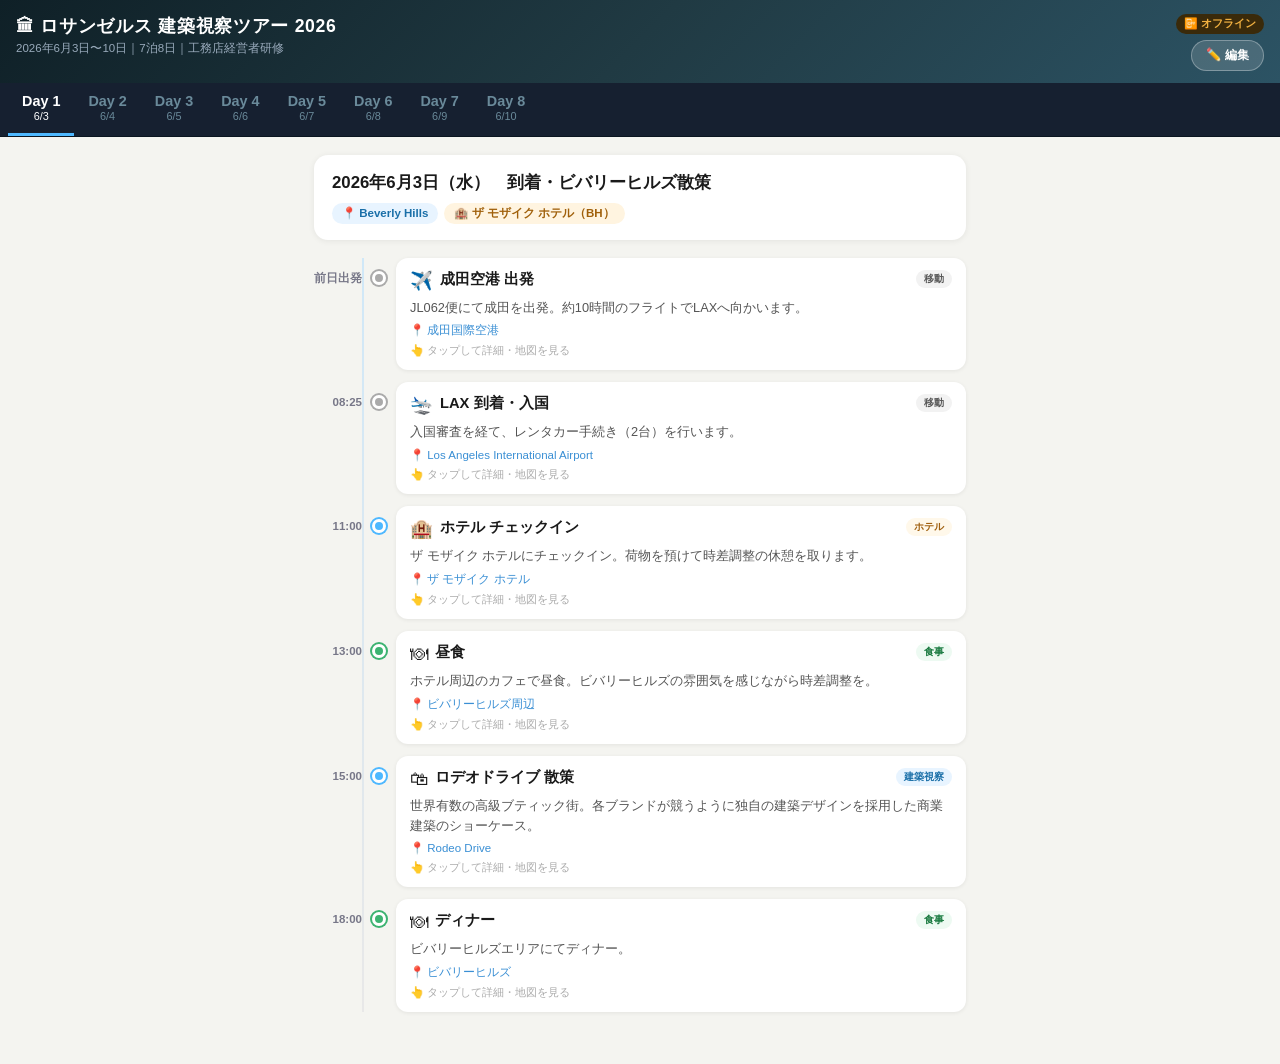
<file: index.html>
<!DOCTYPE html>
<html lang="ja">
<head>
    <meta charset="UTF-8">
    <meta name="viewport" content="width=device-width, initial-scale=1.0">
    <title>LA 建築視察ツアー 2026</title>
    <style>
        * { box-sizing: border-box; margin: 0; padding: 0; }
        body { font-family: -apple-system, BlinkMacSystemFont, 'Hiragino Sans', 'Noto Sans JP', sans-serif; background: #f4f4f0; color: #1a1a1a; min-height: 100vh; }

        /* ── Header ── */
        header { background: linear-gradient(135deg, #0f2027, #203a43, #2c5364); color: white; padding: 14px 16px 12px; }
        .header-inner { display: flex; align-items: flex-start; justify-content: space-between; gap: 10px; }
        header h1 { font-size: 1.1rem; font-weight: 800; letter-spacing: 0.04em; }
        header .subtitle { font-size: 0.72rem; color: #9ab; margin-top: 3px; }
        .header-right { display: flex; flex-direction: column; align-items: flex-end; gap: 6px; flex-shrink: 0; }
        .sync-badge { font-size: 0.68rem; font-weight: 700; padding: 3px 8px; border-radius: 20px; white-space: nowrap; }
        .sync-loading { background: #2a4a6a; color: #7acbff; }
        .sync-ok      { background: #1a3a2a; color: #6dca8a; }
        .sync-warn    { background: #3a2a0a; color: #f0b040; }
        .sync-error   { background: #3a1a1a; color: #f07070; }
        .edit-toggle { background: rgba(255,255,255,0.15); color: white; border: 1px solid rgba(255,255,255,0.3); padding: 6px 14px; border-radius: 20px; font-size: 0.78rem; font-weight: 700; cursor: pointer; white-space: nowrap; transition: background 0.2s; }
        .edit-toggle:hover { background: rgba(255,255,255,0.25); }
        .edit-toggle.active { background: #f59e0b; border-color: #f59e0b; color: #1a1a1a; }

        /* ── Banners ── */
        .edit-banner { background: #fef3c7; border-bottom: 2px solid #f59e0b; padding: 10px 16px; display: flex; align-items: center; justify-content: space-between; gap: 10px; }
        .edit-banner-text { font-size: 0.8rem; font-weight: 700; color: #92400e; }
        .banner-btns { display: flex; gap: 8px; }
        .btn-reset { font-size: 0.73rem; font-weight: 700; background: white; color: #92400e; border: 1px solid #f59e0b; border-radius: 16px; padding: 5px 11px; cursor: pointer; }
        .btn-reset:hover { background: #fef9ee; }
        .btn-cloud-save { font-size: 0.73rem; font-weight: 700; background: #1a7ad4; color: white; border: none; border-radius: 16px; padding: 5px 12px; cursor: pointer; }
        .btn-cloud-save:hover { background: #0d5fa0; }
        .btn-cloud-save:disabled { opacity: 0.5; cursor: default; }

        /* ── Day tabs ── */
        .day-tabs { display: flex; overflow-x: auto; background: #162030; padding: 0 8px; scrollbar-width: none; border-bottom: 1px solid #0a1520; }
        .day-tabs::-webkit-scrollbar { display: none; }
        .day-tab { flex-shrink: 0; padding: 10px 14px; color: #6a8a9a; cursor: pointer; font-size: 0.75rem; border-bottom: 3px solid transparent; text-align: center; transition: all 0.2s; }
        .day-tab .dn { font-size: 0.9rem; font-weight: 800; display: block; }
        .day-tab .dd { font-size: 0.68rem; margin-top: 1px; }
        .day-tab:hover { color: #acd; }
        .day-tab.active { color: #fff; border-bottom-color: #4eb8ff; }

        /* ── Main ── */
        .main { max-width: 680px; margin: 0 auto; padding: 18px 14px 40px; }
        .day-header { background: white; border-radius: 14px; padding: 16px 18px; margin-bottom: 18px; box-shadow: 0 1px 6px rgba(0,0,0,0.07); }
        .day-header h2 { font-size: 1.05rem; font-weight: 800; line-height: 1.4; }
        .day-header .badges { display: flex; flex-wrap: wrap; gap: 6px; margin-top: 8px; }
        .badge { display: inline-flex; align-items: center; gap: 4px; font-size: 0.72rem; font-weight: 600; padding: 3px 10px; border-radius: 20px; }
        .badge-area { background: #e8f4ff; color: #1a6fa8; }
        .badge-hotel { background: #fff4e0; color: #a0600a; }

        /* ── Timeline ── */
        .timeline { position: relative; }
        .timeline::before { content: ''; position: absolute; left: 48px; top: 0; bottom: 0; width: 2px; background: linear-gradient(to bottom, #d0e8f8, #e8e8e8); }
        .event-card { display: flex; gap: 10px; margin-bottom: 12px; position: relative; }
        .event-time { width: 48px; text-align: right; font-size: 0.72rem; font-weight: 700; color: #778; padding-top: 13px; flex-shrink: 0; line-height: 1.3; }
        .event-dot { width: 14px; height: 14px; border-radius: 50%; background: #4eb8ff; border: 3px solid #fff; box-shadow: 0 0 0 2px #4eb8ff; flex-shrink: 0; margin-top: 13px; z-index: 1; }
        .event-dot.dot-special { background: #ff5f3a; box-shadow: 0 0 0 2px #ff5f3a; }
        .event-dot.dot-meal    { background: #3cb371; box-shadow: 0 0 0 2px #3cb371; }
        .event-dot.dot-move    { background: #aaa;    box-shadow: 0 0 0 2px #aaa; }
        .event-body { flex: 1; background: white; border-radius: 12px; padding: 12px 14px; box-shadow: 0 1px 4px rgba(0,0,0,0.07); transition: box-shadow 0.15s, transform 0.15s; min-width: 0; }
        .event-body.clickable { cursor: pointer; }
        .event-body.clickable:hover { box-shadow: 0 4px 14px rgba(0,0,0,0.13); transform: translateY(-1px); }
        .ev-head { display: flex; align-items: flex-start; gap: 7px; flex-wrap: wrap; }
        .ev-icon { font-size: 1.15rem; flex-shrink: 0; }
        .ev-title { font-weight: 700; font-size: 0.92rem; flex: 1; min-width: 0; }
        .ev-tag { font-size: 0.65rem; font-weight: 700; padding: 2px 8px; border-radius: 10px; white-space: nowrap; align-self: flex-start; }
        .t-arch  { background: #e8f4ff; color: #1a6fa8; }
        .t-spec  { background: #fff0eb; color: #c04010; }
        .t-meal  { background: #edfaf2; color: #1a7a40; }
        .t-move  { background: #f2f2f2; color: #555; }
        .t-free  { background: #f5eeff; color: #6a30a0; }
        .t-hotel { background: #fff8ea; color: #a06010; }
        .ev-desc { font-size: 0.8rem; color: #555; margin-top: 6px; line-height: 1.55; }
        .ev-loc  { font-size: 0.72rem; color: #3a8fd4; margin-top: 6px; }
        .ev-hint { font-size: 0.7rem; color: #aaa; margin-top: 5px; }

        /* ── Edit strip ── */
        .edit-strip { display: none; align-items: center; gap: 6px; margin-top: 10px; padding-top: 10px; border-top: 1px dashed #e0e0e0; }
        .edit-mode .edit-strip { display: flex; }
        .edit-strip .move-btns { display: flex; gap: 3px; margin-right: auto; }
        .strip-btn { display: inline-flex; align-items: center; gap: 3px; font-size: 0.73rem; font-weight: 700; padding: 5px 10px; border-radius: 8px; border: none; cursor: pointer; }
        .strip-btn:disabled { opacity: 0.3; cursor: default; }
        .btn-up, .btn-down { background: #f0f0f0; color: #444; }
        .btn-edit-ev { background: #e8f4ff; color: #1a6fa8; }
        .btn-del  { background: #fff0f0; color: #c0392b; }

        /* ── Add event ── */
        .btn-add-event { display: none; width: 100%; margin-top: 6px; padding: 13px; background: white; color: #1a6fa8; border: 2px dashed #b0d4f0; border-radius: 12px; font-size: 0.9rem; font-weight: 700; cursor: pointer; transition: background 0.15s; }
        .btn-add-event:hover { background: #f0f8ff; }
        .edit-mode .btn-add-event { display: block; }

        /* ── Modals base ── */
        .overlay { display: none; position: fixed; inset: 0; background: rgba(0,0,0,0.55); z-index: 1000; backdrop-filter: blur(3px); align-items: flex-end; justify-content: center; }
        .overlay.open { display: flex; }
        @media (min-width: 580px) { .overlay.open { align-items: center; } }
        .modal { background: white; width: 100%; max-width: 520px; border-radius: 22px 22px 0 0; padding: 24px 20px 32px; max-height: 88vh; overflow-y: auto; animation: slideUp 0.22s ease; }
        @media (min-width: 580px) { .modal { border-radius: 20px; } }

        .form-overlay { display: none; position: fixed; inset: 0; background: rgba(0,0,0,0.6); z-index: 1100; backdrop-filter: blur(3px); align-items: flex-end; justify-content: center; }
        .form-overlay.open { display: flex; }
        @media (min-width: 580px) { .form-overlay.open { align-items: center; } }
        .form-modal { background: white; width: 100%; max-width: 540px; border-radius: 22px 22px 0 0; padding: 20px 18px 36px; max-height: 92vh; overflow-y: auto; animation: slideUp 0.22s ease; }
        @media (min-width: 580px) { .form-modal { border-radius: 20px; } }

        @keyframes slideUp { from { transform: translateY(24px); opacity: 0; } to { transform: translateY(0); opacity: 1; } }

        .modal-handle { width: 36px; height: 4px; background: #ddd; border-radius: 2px; margin: 0 auto 18px; }
        .modal-head { display: flex; align-items: flex-start; gap: 10px; margin-bottom: 14px; }
        .modal-icon-wrap { font-size: 2rem; line-height: 1; background: #f5f5f5; border-radius: 12px; padding: 8px; flex-shrink: 0; }
        .modal-title { font-size: 1.1rem; font-weight: 800; line-height: 1.3; }
        .modal-time-tag { display: flex; align-items: center; gap: 6px; margin-top: 5px; }
        .modal-time-text { font-size: 0.78rem; color: #777; }
        .modal-close { margin-left: auto; background: #f0f0f0; border: none; font-size: 1rem; cursor: pointer; color: #666; padding: 6px 10px; border-radius: 20px; font-weight: 700; flex-shrink: 0; }
        .m-divider { height: 1px; background: #eee; margin: 14px 0; }
        .m-section { margin-bottom: 14px; }
        .m-section h3 { font-size: 0.7rem; font-weight: 800; color: #999; text-transform: uppercase; letter-spacing: 0.08em; margin-bottom: 6px; }
        .m-section p { font-size: 0.87rem; line-height: 1.65; color: #333; }
        .arch-pills { display: flex; flex-wrap: wrap; gap: 6px; }
        .arch-pill { background: #f0f6ff; border: 1px solid #cce; color: #336; font-size: 0.72rem; padding: 3px 10px; border-radius: 20px; }
        .map-frame { width: 100%; height: 220px; border: none; border-radius: 14px; margin-top: 18px; display: block; }

        /* ── PAT modal specific ── */
        .pat-steps { background: #f8f9ff; border: 1px solid #dde; border-radius: 12px; padding: 14px; margin: 14px 0; }
        .pat-steps ol { padding-left: 18px; }
        .pat-steps li { font-size: 0.82rem; line-height: 1.7; color: #334; }
        .pat-steps a { color: #1a7ad4; }
        .pat-steps code { background: #e8e8f8; padding: 1px 5px; border-radius: 4px; font-size: 0.78rem; }
        .pat-input-wrap { display: flex; gap: 8px; margin-top: 10px; }
        .pat-input { flex: 1; padding: 10px 12px; border: 1.5px solid #e0e0e0; border-radius: 9px; font-size: 0.85rem; font-family: monospace; }
        .pat-input:focus { outline: none; border-color: #4eb8ff; }
        .pat-save-btn { padding: 10px 16px; background: #1a7ad4; color: white; border: none; border-radius: 9px; font-size: 0.85rem; font-weight: 700; cursor: pointer; white-space: nowrap; }
        .pat-skip-btn { display: block; text-align: center; color: #888; font-size: 0.78rem; margin-top: 12px; cursor: pointer; text-decoration: underline; }

        /* ── Form fields ── */
        .form-title { font-size: 1rem; font-weight: 800; margin-bottom: 16px; display: flex; align-items: center; justify-content: space-between; }
        .form-group { margin-bottom: 14px; }
        .form-row { display: flex; gap: 10px; }
        .form-row .form-group { flex: 1; }
        .form-label { display: block; font-size: 0.72rem; font-weight: 700; color: #666; margin-bottom: 5px; text-transform: uppercase; letter-spacing: 0.05em; }
        .form-req { color: #e55; }
        .form-input, .form-select, .form-textarea { width: 100%; padding: 9px 12px; border: 1.5px solid #e0e0e0; border-radius: 9px; font-size: 0.88rem; font-family: inherit; color: #1a1a1a; background: white; transition: border-color 0.15s; appearance: none; }
        .form-input:focus, .form-select:focus, .form-textarea:focus { outline: none; border-color: #4eb8ff; }
        .form-textarea { resize: vertical; min-height: 72px; }
        .form-select { background-image: url("data:image/svg+xml,%3Csvg xmlns='http://www.w3.org/2000/svg' width='12' height='12' viewBox='0 0 12 12'%3E%3Cpath fill='%23666' d='M6 8L1 3h10z'/%3E%3C/svg%3E"); background-repeat: no-repeat; background-position: right 12px center; padding-right: 32px; }
        .arch-fields { background: #f8f8ff; border: 1px solid #dde; border-radius: 10px; padding: 12px; margin-top: 4px; }
        .arch-fields .form-group:last-child { margin-bottom: 0; }
        .checkbox-row { display: flex; align-items: center; gap: 8px; }
        .checkbox-row input[type=checkbox] { width: 18px; height: 18px; accent-color: #4eb8ff; cursor: pointer; }
        .checkbox-row label { font-size: 0.85rem; cursor: pointer; }
        .form-actions { display: flex; gap: 10px; margin-top: 20px; }
        .btn-save { flex: 1; padding: 13px; background: linear-gradient(135deg, #1a7ad4, #0d5fa0); color: white; border: none; border-radius: 12px; font-size: 0.9rem; font-weight: 800; cursor: pointer; }
        .btn-save:hover { opacity: 0.88; }
        .btn-cancel-form { padding: 13px 20px; background: #f0f0f0; color: #555; border: none; border-radius: 12px; font-size: 0.9rem; font-weight: 700; cursor: pointer; }
        .icon-picker { display: flex; flex-wrap: wrap; gap: 6px; margin-top: 8px; }
        .icon-opt { font-size: 1.3rem; padding: 4px 6px; border-radius: 8px; cursor: pointer; border: 2px solid transparent; }
        .icon-opt:hover, .icon-opt.selected { border-color: #4eb8ff; background: #e8f4ff; }

        /* ── Loading overlay ── */
        .loading-veil { display: none; position: fixed; inset: 0; background: rgba(15,32,39,0.7); z-index: 2000; align-items: center; justify-content: center; flex-direction: column; gap: 14px; }
        .loading-veil.show { display: flex; }
        .spinner { width: 36px; height: 36px; border: 3px solid rgba(255,255,255,0.2); border-top-color: #4eb8ff; border-radius: 50%; animation: spin 0.7s linear infinite; }
        @keyframes spin { to { transform: rotate(360deg); } }
        .loading-text { color: white; font-size: 0.9rem; font-weight: 600; }
    </style>
</head>
<body>

<header>
    <div class="header-inner">
        <div>
            <h1>🏛 ロサンゼルス 建築視察ツアー 2026</h1>
            <div class="subtitle">2026年6月3日〜10日｜7泊8日｜工務店経営者研修</div>
        </div>
        <div class="header-right">
            <span class="sync-badge sync-loading" id="syncBadge">🔄 読み込み中...</span>
            <button class="edit-toggle" id="editToggle" onclick="toggleEditMode()">✏️ 編集</button>
        </div>
    </div>
</header>

<div class="edit-banner" id="editBanner" style="display:none">
    <span class="edit-banner-text">✏️ 編集モード</span>
    <div class="banner-btns">
        <button class="btn-reset" onclick="confirmReset()">🔄 初期化</button>
        <button class="btn-cloud-save" id="cloudSaveBtn" onclick="manualCloudSave()">☁️ 全員に共有</button>
    </div>
</div>

<div class="day-tabs" id="dayTabs"></div>

<div class="main" id="mainArea">
    <div class="day-header" id="dayHeader"></div>
    <div class="timeline" id="timeline"></div>
    <button class="btn-add-event" onclick="openAddForm()">＋ イベントを追加</button>
</div>

<!-- Detail modal -->
<div class="overlay" id="overlay"><div class="modal" id="modal"></div></div>

<!-- Edit form modal -->
<div class="form-overlay" id="formOverlay"><div class="form-modal" id="formModal"></div></div>

<!-- PAT setup modal -->
<div class="form-overlay" id="patOverlay"><div class="form-modal" id="patModal"></div></div>

<!-- Loading veil -->
<div class="loading-veil" id="loadingVeil">
    <div class="spinner"></div>
    <div class="loading-text" id="loadingText">GitHubから読み込み中...</div>
</div>

<script>
/* ══════════════════════════════════════
   GITHUB CONFIG
══════════════════════════════════════ */
const GH_REPO    = 'okazaki-bot/my_project';
const GH_PATH    = 'la_tour_app/schedule.json';
const RAW_BASE   = `https://raw.githubusercontent.com/${GH_REPO}/main/`;
const API_BASE   = `https://api.github.com/repos/${GH_REPO}/contents/`;
const LOCAL_KEY  = 'la-tour-cache-v2';
const PAT_KEY    = 'la-tour-gh-pat';

function getPAT()     { return localStorage.getItem(PAT_KEY) || ''; }
function setPAT(pat)  { pat ? localStorage.setItem(PAT_KEY, pat) : localStorage.removeItem(PAT_KEY); }
function toBase64(s)  { return btoa(unescape(encodeURIComponent(s))); }
function deepCopy(x)  { return JSON.parse(JSON.stringify(x)); }

/* ══════════════════════════════════════
   DEFAULT DATA
══════════════════════════════════════ */
const DEFAULT_DAYS = [
  { day:1, date:'6/3', label:'Day 1', fullDate:'2026年6月3日（水）', title:'到着・ビバリーヒルズ散策', area:'Beverly Hills', hotel:'ザ モザイク ホテル（BH）', events:[
    { time:'前日出発', icon:'✈️', tag:'move', title:'成田空港 出発', desc:'JL062便にて成田を出発。約10時間のフライトでLAXへ向かいます。', loc:'成田国際空港', addr:'成田国際空港, 千葉県成田市', hasMap:true },
    { time:'08:25', icon:'🛬', tag:'move', title:'LAX 到着・入国', desc:'入国審査を経て、レンタカー手続き（2台）を行います。', loc:'Los Angeles International Airport', addr:'Los Angeles International Airport, Los Angeles, CA', hasMap:true },
    { time:'11:00', icon:'🏨', tag:'hotel', title:'ホテル チェックイン', desc:'ザ モザイク ホテルにチェックイン。荷物を預けて時差調整の休憩を取ります。', loc:'ザ モザイク ホテル', addr:'125 Spalding Dr, Beverly Hills, CA 90212', hasMap:true },
    { time:'13:00', icon:'🍽', tag:'meal', title:'昼食', desc:'ホテル周辺のカフェで昼食。ビバリーヒルズの雰囲気を感じながら時差調整を。', loc:'ビバリーヒルズ周辺', addr:'Beverly Hills, CA 90210', hasMap:true },
    { time:'15:00', icon:'🛍', tag:'arch', title:'ロデオドライブ 散策', desc:'世界有数の高級ブティック街。各ブランドが競うように独自の建築デザインを採用した商業建築のショーケース。', loc:'Rodeo Drive', addr:'Rodeo Dr, Beverly Hills, CA 90210', hasMap:true, detail:'【視察ポイント】\n・各ブランド旗艦店のファサードデザインと差別化戦略\n・路面店建築における採光・開口部の工夫' },
    { time:'18:00', icon:'🍽', tag:'meal', title:'ディナー', desc:'ビバリーヒルズエリアにてディナー。', loc:'ビバリーヒルズ', addr:'Beverly Hills, CA 90210', hasMap:true },
  ]},
  { day:2, date:'6/4', label:'Day 2', fullDate:'2026年6月4日（木）', title:'ユニバーサルスタジオ・ハリウッド（終日）', area:'Universal City', hotel:'ザ モザイク ホテル（BH）', events:[
    { time:'09:00', icon:'🚗', tag:'move', title:'ホテル 出発', desc:'ホテルを出発してユニバーサルスタジオへ向かいます（約30分）。', loc:'', addr:'', hasMap:false },
    { time:'10:00', icon:'🎢', tag:'spec', title:'ユニバーサルスタジオ・ハリウッド', desc:'映画スタジオとテーマパークが融合した世界最大級のエンターテインメント施設。', loc:'Universal Studios Hollywood', addr:'100 Universal City Plaza, Universal City, CA 91608', hasMap:true, detail:'【体験ポイント】\n・スタジオツアーで映画セットの空間演出を体感\n・大規模施設の動線設計・サインデザイン' },
    { time:'10:30', icon:'🎬', tag:'free', title:'終日 パーク内自由行動', desc:'スタジオツアー、各種アトラクションを自由に体験。', loc:'', addr:'', hasMap:false },
    { time:'18:00', icon:'🚗', tag:'move', title:'パーク 出発', desc:'パークを出発。ホテルへ向かいます（約45分）。', loc:'', addr:'', hasMap:false },
    { time:'19:00', icon:'🏨', tag:'hotel', title:'ホテル 帰着', desc:'ザ モザイク ホテルへ帰着。明日の建築視察に備えて休息。', loc:'', addr:'', hasMap:false },
  ]},
  { day:3, date:'6/5', label:'Day 3', fullDate:'2026年6月5日（金）', title:'シンドラー・ハウス ＋ イームズ・ハウス', area:'West Hollywood / Pacific Palisades', hotel:'ザ モザイク ホテル（BH）', events:[
    { time:'11:00', icon:'🏠', tag:'arch', title:'シンドラー・ハウス（MAK Center）', desc:'1921-22年。R.M.シンドラー設計。傾斜型枠コンクリート壁と可動パネル・木製フレームの融合。カリフォルニア・モダニズムの原点。', loc:'MAK Center / Schindler House', addr:'835 N Kings Rd, West Hollywood, CA 90069', hasMap:true, architect:'R.M. シンドラー', year:'1921-22年', style:'カリフォルニア・モダニズム', detail:'【視察ポイント】\n① 傾斜型枠コンクリート壁の表情と質感\n② 可動パネルによる屋内・屋外境界の曖昧化' },
    { time:'13:00', icon:'🍽', tag:'meal', title:'昼食（メルローズ・アベニュー）', desc:'メルローズ通り沿いのレストランで昼食。', loc:'Melrose Avenue', addr:'Melrose Ave, West Hollywood, CA 90046', hasMap:true },
    { time:'14:30', icon:'🏠', tag:'arch', title:'イームズ・ハウス（Case Study House #8）', desc:'1949年。チャールズ＆レイ・イームズ設計。規格部材を用いた実験住宅。モンドリアン風カラフルパネルと軽快な鉄骨フレームが特徴。', loc:'Eames House', addr:'203 Chautauqua Blvd, Pacific Palisades, CA 90272', hasMap:true, architect:'チャールズ＆レイ・イームズ', year:'1949年', style:'ケーススタディ・ハウス（プレファブ）', detail:'【視察ポイント】\n① 工業製品の規格部材を住宅に転用する発想\n② カラーパネルの配色とグリッド構成' },
    { time:'16:30', icon:'🌆', tag:'free', title:'サンセット・ストリップ', desc:'夕刻のサンセット大通りを散策。エンターテインメント文化の発信地。', loc:'Sunset Strip', addr:'Sunset Blvd, West Hollywood, CA 90069', hasMap:true },
    { time:'18:00', icon:'🏨', tag:'hotel', title:'ホテル 帰着', desc:'ザ モザイク ホテルへ帰着。', loc:'', addr:'', hasMap:false },
  ]},
  { day:4, date:'6/6', label:'Day 4', fullDate:'2026年6月6日（土）', title:'ギャンブル邸・ホリーホック → DTLA移動', area:'Pasadena → Downtown LA', hotel:'オムニ ロサンゼルス ホテル（DTLA）', events:[
    { time:'08:00', icon:'🏨', tag:'move', title:'チェックアウト・出発', desc:'ザ モザイク ホテルをチェックアウト。パサデナへ出発。', loc:'', addr:'', hasMap:false },
    { time:'11:40', icon:'🏛', tag:'arch', title:'ギャンブル邸', desc:'1908年。グリーン＆グリーン設計。アメリカン・クラフツマン様式の最高傑作。日本建築の影響を受けた深い軒、精緻な木組み。', loc:'Gamble House', addr:'4 Westmoreland Pl, Pasadena, CA 91103', hasMap:true, architect:'グリーン＆グリーン', year:'1908年', style:'アメリカン・クラフツマン', detail:'【視察ポイント】\n① 深い軒と庇（夏の日射遮蔽・雨仕舞の技法）\n② 精緻な木組みの継手・仕口' },
    { time:'15:00', icon:'🏛', tag:'arch', title:'ホリーホック・ハウス', desc:'1921年。フランク・ロイド・ライト設計。マヤ・リバイバル様式。立葵の装飾モチーフ、プレキャストコンクリートブロック使用。', loc:'Hollyhock House', addr:'4800 Hollywood Blvd, Los Angeles, CA 90027', hasMap:true, architect:'フランク・ロイド・ライト', year:'1921年', style:'マヤ・リバイバル / 有機的建築', detail:'【視察ポイント】\n① プレキャストコンクリートブロックの組積技法\n② 繰り返しモチーフによる装飾の統一感' },
    { time:'17:00', icon:'🚗', tag:'move', title:'DTLA へ移動・チェックイン', desc:'オムニ ロサンゼルス ホテルへ移動してチェックイン。', loc:'オムニ ロサンゼルス ホテル', addr:'251 S Olive St, Los Angeles, CA 90012', hasMap:true },
    { time:'20:00', icon:'🍽', tag:'meal', title:'夕食', desc:'ダウンタウンLAで夕食。', loc:'オムニ ロサンゼルス ホテル周辺', addr:'251 S Olive St, Los Angeles, CA 90012', hasMap:true },
  ]},
  { day:5, date:'6/7', label:'Day 5', fullDate:'2026年6月7日（日）', title:'終日フリータイム ＋ MLB観戦', area:'Downtown LA', hotel:'オムニ ロサンゼルス ホテル（DTLA）', events:[
    { time:'日中',   icon:'✨', tag:'free', title:'自由行動・フリータイム', desc:'ショッピング、ビーチ散策、観光など思い思いの時間をお過ごしください。', loc:'', addr:'', hasMap:false, detail:'【おすすめスポット】\n🏖 サンタモニカ・ピア＆ビーチ\n🔭 グリフィス天文台\n🛍 メルローズ・アベニュー' },
    { time:'〜推奨', icon:'🏖', tag:'free', title:'サンタモニカ・ピア', desc:'太平洋岸の象徴的な観光スポット。ルート66の終着点。', loc:'Santa Monica Pier', addr:'200 Santa Monica Pier, Santa Monica, CA 90401', hasMap:true },
    { time:'〜推奨', icon:'🔭', tag:'free', title:'グリフィス天文台', desc:'映画「ラ・ラ・ランド」のロケ地。LAを一望できる丘の上の天文台。', loc:'Griffith Observatory', addr:'2800 E Observatory Rd, Los Angeles, CA 90027', hasMap:true },
    { time:'19:10', icon:'⚾', tag:'spec', title:'MLB観戦　ドジャース vs エンゼルス', desc:'ドジャースタジアムにてメジャーリーグ観戦。試合開始19:10予定。スタジアムグルメや野球文化も体験。', loc:'Dodger Stadium', addr:'1000 Vin Scully Ave, Los Angeles, CA 90012', hasMap:true, detail:'【情報】\n・収容人数：約56,000人\n・名物グルメ：ドジャードッグは必食！' },
    { time:'23:00', icon:'🏨', tag:'hotel', title:'ホテル 帰着', desc:'試合終了後、ホテルへ帰着。', loc:'', addr:'', hasMap:false },
  ]},
  { day:6, date:'6/8', label:'Day 6', fullDate:'2026年6月8日（月）', title:'ダウンタウン 徒歩集中視察', area:'Downtown LA（徒歩）', hotel:'オムニ ロサンゼルス ホテル（DTLA）', events:[
    { time:'09:00', icon:'🚶', tag:'move', title:'ホテル 出発（徒歩）', desc:'本日は徒歩でダウンタウンの建築を集中視察します。', loc:'', addr:'', hasMap:false },
    { time:'09:30', icon:'🏛', tag:'arch', title:'ブラッドベリービル', desc:'1893年。ジョージ・ワイマン設計。LA最古の商業ビルの一つ。内部は自然光が降り注ぐ壮大なアトリウム空間。鋳鉄製手すり・オープンケージ式ELVが必見。', loc:'Bradbury Building', addr:'304 S Broadway, Los Angeles, CA 90013', hasMap:true, architect:'ジョージ・ワイマン', year:'1893年', style:'ビクトリアン・イタリアネート', detail:'【視察ポイント】\n① トップライトから差し込む自然光のアトリウム効果\n② 鋳鉄装飾の精巧なディテール' },
    { time:'11:00', icon:'🎵', tag:'arch', title:'ウォルト・ディズニー・コンサートホール', desc:'2003年。フランク・ゲーリー設計。帆船をイメージしたステンレス曲面パネル。LAの文化的ランドマーク。', loc:'Walt Disney Concert Hall', addr:'111 S Grand Ave, Los Angeles, CA 90012', hasMap:true, architect:'フランク・ゲーリー', year:'2003年', style:'解体主義建築（デコンストラクティビズム）', detail:'【視察ポイント】\n① ステンレス曲面パネルの反射・陰影・素材感\n② 彫刻的な外観と音楽ホールとしての機能の融合' },
    { time:'12:30', icon:'🍽', tag:'meal', title:'昼食（グランドセントラル・マーケット）', desc:'1917年創業のLA最大の屋内フードマーケット。多様なグルメが一堂に集まる歴史的市場建築。', loc:'Grand Central Market', addr:'317 S Broadway, Los Angeles, CA 90013', hasMap:true },
    { time:'14:00', icon:'🎨', tag:'arch', title:'ザ・ブロード 美術館', desc:'2015年。DS+R設計。ハニカム構造の白い多孔質外装が特徴。自然光を巧みに取り込む展示空間。', loc:'The Broad Museum', addr:'221 S Grand Ave, Los Angeles, CA 90012', hasMap:true, architect:'ディラー・スコフィディオ＋レンフロ（DS+R）', year:'2015年', style:'コンテンポラリー', detail:'【視察ポイント】\n① ハニカム構造外装の採光・通風・意匠効果\n② 「ヴェール」と「ヴォールト」の二重構造' },
    { time:'16:00', icon:'🏨', tag:'hotel', title:'ホテル 帰着', desc:'全建築視察完了。オムニ ロサンゼルス ホテルへ帰着。お疲れ様でした！', loc:'', addr:'', hasMap:false },
  ]},
  { day:7, date:'6/9', label:'Day 7', fullDate:'2026年6月9日（火）', title:'帰国移動（LAX発）', area:'Los Angeles → 機内', hotel:'機内泊', events:[
    { time:'06:00', icon:'⏰', tag:'hotel', title:'起床・朝食', desc:'早起きして朝食を済ませ、帰国の準備をします。', loc:'', addr:'', hasMap:false },
    { time:'07:00', icon:'🏨', tag:'move', title:'チェックアウト・出発', desc:'オムニ ロサンゼルス ホテルをチェックアウト。LAXへ出発（約30分）。', loc:'', addr:'', hasMap:false },
    { time:'07:30', icon:'🚗', tag:'move', title:'LAX 到着・レンタカー返却', desc:'LAXにてレンタカーを返却。チェックイン・搭乗手続きへ。', loc:'LAX Airport', addr:'Los Angeles International Airport, Los Angeles, CA', hasMap:true },
    { time:'10:25', icon:'✈️', tag:'move', title:'LAX 出発（成田行き）', desc:'JL061便にてLAXを出発。国際日付変更線を通過して成田へ。機内泊。', loc:'LAX Airport', addr:'Los Angeles International Airport, Los Angeles, CA', hasMap:true },
  ]},
  { day:8, date:'6/10', label:'Day 8', fullDate:'2026年6月10日（水）', title:'成田到着・解散', area:'成田', hotel:'－（解散）', events:[
    { time:'14:10', icon:'🛬', tag:'move', title:'成田国際空港 着', desc:'JL061便にて成田国際空港に到着。7泊8日の研修ツアー終了。', loc:'成田国際空港', addr:'成田国際空港, 千葉県成田市', hasMap:true },
    { time:'到着後', icon:'🎉', tag:'free', title:'ツアー解散', desc:'8日間の研修お疲れ様でした！各自で帰路につきます。', loc:'', addr:'', hasMap:false },
  ]},
];

/* ══════════════════════════════════════
   TAG CONFIG
══════════════════════════════════════ */
const TAG = {
  arch:  { cls:'t-arch',  dot:'',           label:'建築視察' },
  spec:  { cls:'t-spec',  dot:'dot-special', label:'スペシャル' },
  meal:  { cls:'t-meal',  dot:'dot-meal',    label:'食事' },
  move:  { cls:'t-move',  dot:'dot-move',    label:'移動' },
  free:  { cls:'t-free',  dot:'',            label:'フリー' },
  hotel: { cls:'t-hotel', dot:'',            label:'ホテル' },
};
const TAG_ICONS = { arch:'🏛', spec:'⭐', meal:'🍽', move:'🚗', free:'✨', hotel:'🏨' };
const ALL_ICONS = ['✈️','🛬','🏨','🍽','🚗','🏛','🏠','🎢','🎬','🎵','🎨','⚾','🔭','🏖','🛍','🌆','🚶','⏰','🎉','✨','⭐','📍','☕','🎤','🖼','🌊','🍺'];

/* ══════════════════════════════════════
   STATE
══════════════════════════════════════ */
let SCHEDULE   = [];
let editMode   = false;
let activeDay  = 0;
let editingDay = -1;
let editingEv  = -1;

/* ══════════════════════════════════════
   SYNC: LOAD FROM GITHUB
══════════════════════════════════════ */
async function initLoad() {
  showVeil('GitHubから最新データを取得中...');
  try {
    const url = RAW_BASE + GH_PATH + '?t=' + Date.now();
    const r = await fetch(url);
    if (r.ok) {
      const data = await r.json();
      if (Array.isArray(data) && data.length > 0) {
        SCHEDULE = data;
        localStorage.setItem(LOCAL_KEY, JSON.stringify(data));
        setSyncBadge('ok', '✅ 同期済み');
        hideVeil();
        buildTabs();
        renderDay();
        return;
      }
    }
    if (r.status === 404) {
      // File not yet created → use defaults, prompt first-time setup
      SCHEDULE = deepCopy(DEFAULT_DAYS);
      setSyncBadge('warn', '⚙️ 初回設定が必要');
      hideVeil();
      buildTabs();
      renderDay();
      return;
    }
    throw new Error(`HTTP ${r.status}`);
  } catch (e) {
    // Fallback to localStorage cache
    const cached = localStorage.getItem(LOCAL_KEY);
    if (cached) {
      try { SCHEDULE = JSON.parse(cached); } catch { SCHEDULE = deepCopy(DEFAULT_DAYS); }
      setSyncBadge('warn', '📴 オフライン（キャッシュ）');
    } else {
      SCHEDULE = deepCopy(DEFAULT_DAYS);
      setSyncBadge('warn', '📴 オフライン');
    }
    hideVeil();
    buildTabs();
    renderDay();
  }
}

/* ══════════════════════════════════════
   SYNC: SAVE TO GITHUB
══════════════════════════════════════ */
async function cloudSave(pat) {
  setSyncBadge('loading', '☁️ 保存中...');
  const btn = document.getElementById('cloudSaveBtn');
  const toggleBtn = document.getElementById('editToggle');
  if (btn) btn.disabled = true;
  if (toggleBtn) toggleBtn.disabled = true;

  try {
    // Get current file SHA (needed for update; omit for create)
    const headers = { Authorization: `token ${pat}`, 'Content-Type': 'application/json' };
    let sha;
    const metaR = await fetch(API_BASE + GH_PATH, { headers });
    if (metaR.ok) { sha = (await metaR.json()).sha; }

    const json    = JSON.stringify(SCHEDULE, null, 2);
    const content = toBase64(json);
    const body    = { message: 'Update tour schedule via app', content };
    if (sha) body.sha = sha;

    const putR = await fetch(API_BASE + GH_PATH, { method: 'PUT', headers, body: JSON.stringify(body) });
    if (!putR.ok) {
      const err = await putR.json().catch(() => ({}));
      if (putR.status === 401) { setPAT(''); throw new Error('トークンが無効です。再設定してください。'); }
      throw new Error(err.message || `HTTP ${putR.status}`);
    }

    // Cache locally too
    localStorage.setItem(LOCAL_KEY, json);
    setSyncBadge('ok', '✅ 全員に共有済み');
    alert('✅ GitHubに保存しました。\n\n全員がページをリロードすると最新の行程が表示されます。');
  } catch (e) {
    setSyncBadge('warn', '⚠️ 保存失敗');
    alert('保存に失敗しました：\n' + e.message);
  } finally {
    if (btn) btn.disabled = false;
    if (toggleBtn) toggleBtn.disabled = false;
  }
}

async function manualCloudSave() {
  const pat = getPAT();
  if (!pat) { openPATModal(true); return; }
  await cloudSave(pat);
}

/* ══════════════════════════════════════
   LOCAL SAVE
══════════════════════════════════════ */
function saveLocal() {
  localStorage.setItem(LOCAL_KEY, JSON.stringify(SCHEDULE));
}

/* ══════════════════════════════════════
   RESET
══════════════════════════════════════ */
function confirmReset() {
  if (!confirm('スケジュールをすべて初期データに戻しますか？\nこの操作は元に戻せません。')) return;
  SCHEDULE = deepCopy(DEFAULT_DAYS);
  saveLocal();
  setSyncBadge('warn', '⚠️ 未同期（編集中）');
  renderDay();
}

/* ══════════════════════════════════════
   SYNC BADGE / VEIL
══════════════════════════════════════ */
function setSyncBadge(type, text) {
  const el = document.getElementById('syncBadge');
  el.textContent = text;
  el.className = 'sync-badge sync-' + (type === 'ok' ? 'ok' : type === 'loading' ? 'loading' : type === 'error' ? 'error' : 'warn');
}
function showVeil(msg) {
  document.getElementById('loadingText').textContent = msg;
  document.getElementById('loadingVeil').classList.add('show');
}
function hideVeil() { document.getElementById('loadingVeil').classList.remove('show'); }

/* ══════════════════════════════════════
   EDIT MODE
══════════════════════════════════════ */
async function toggleEditMode() {
  if (!editMode) {
    // 編集モード開始
    editMode = true;
    document.getElementById('editToggle').textContent = '✅ 完了';
    document.getElementById('editToggle').classList.add('active');
    document.getElementById('editBanner').style.display = 'flex';
    document.getElementById('mainArea').classList.add('edit-mode');
    renderDay();
  } else {
    // 編集モード終了 → GitHub に自動保存
    editMode = false;
    document.getElementById('editToggle').textContent = '✏️ 編集';
    document.getElementById('editToggle').classList.remove('active');
    document.getElementById('editBanner').style.display = 'none';
    document.getElementById('mainArea').classList.remove('edit-mode');
    saveLocal();
    renderDay();

    const pat = getPAT();
    if (pat) {
      // PAT があれば即座に GitHub へ保存
      await cloudSave(pat);
    } else {
      // PAT 未設定 → 設定モーダルを開く
      setSyncBadge('warn', '⚠️ 未共有');
      openPATModal(true);
    }
  }
}

/* ══════════════════════════════════════
   TABS & RENDER
══════════════════════════════════════ */
function buildTabs() {
  const el = document.getElementById('dayTabs');
  el.innerHTML = '';
  SCHEDULE.forEach((d, i) => {
    const tab = document.createElement('div');
    tab.className = 'day-tab' + (i === 0 ? ' active' : '');
    tab.innerHTML = `<span class="dn">${d.label}</span><span class="dd">${d.date}</span>`;
    tab.addEventListener('click', () => selectDay(i));
    el.appendChild(tab);
  });
}
function selectDay(i) {
  activeDay = i;
  document.querySelectorAll('.day-tab').forEach((t, j) => t.classList.toggle('active', j === i));
  document.querySelector(`.day-tab:nth-child(${i+1})`)
    ?.scrollIntoView({ behavior:'smooth', block:'nearest', inline:'center' });
  renderDay();
}
function renderDay() {
  const d = SCHEDULE[activeDay];
  document.getElementById('dayHeader').innerHTML = `
    <h2>${d.fullDate}　${d.title}</h2>
    <div class="badges">
      <span class="badge badge-area">📍 ${d.area}</span>
      <span class="badge badge-hotel">🏨 ${d.hotel}</span>
    </div>`;
  const tl = document.getElementById('timeline');
  tl.innerHTML = '';
  const total = d.events.length;
  d.events.forEach((ev, evIdx) => {
    const cfg = TAG[ev.tag] || TAG.free;
    const clickable = !editMode && (ev.hasMap || ev.detail);
    const card = document.createElement('div');
    card.className = 'event-card';
    card.innerHTML = `
      <div class="event-time">${ev.time}</div>
      <div class="event-dot ${cfg.dot}"></div>
      <div class="event-body${clickable ? ' clickable' : ''}">
        <div class="ev-head">
          <span class="ev-icon">${ev.icon}</span>
          <span class="ev-title">${ev.title}</span>
          <span class="ev-tag ${cfg.cls}">${cfg.label}</span>
        </div>
        <div class="ev-desc">${ev.desc}</div>
        ${ev.hasMap && ev.loc && !editMode ? `<div class="ev-loc">📍 ${ev.loc}</div>` : ''}
        ${clickable ? `<div class="ev-hint">👆 タップして詳細・地図を見る</div>` : ''}
        <div class="edit-strip">
          <div class="move-btns">
            <button class="strip-btn btn-up"    ${evIdx===0?'disabled':''}>▲</button>
            <button class="strip-btn btn-down"  ${evIdx===total-1?'disabled':''}>▼</button>
          </div>
          <button class="strip-btn btn-edit-ev">✏️ 編集</button>
          <button class="strip-btn btn-del">🗑 削除</button>
        </div>
      </div>`;
    if (clickable) card.querySelector('.event-body').addEventListener('click', () => openDetailModal(activeDay, evIdx));
    card.querySelector('.btn-up')    .addEventListener('click', e => { e.stopPropagation(); moveEvent(activeDay, evIdx, -1); });
    card.querySelector('.btn-down')  .addEventListener('click', e => { e.stopPropagation(); moveEvent(activeDay, evIdx,  1); });
    card.querySelector('.btn-edit-ev').addEventListener('click', e => { e.stopPropagation(); openEditForm(activeDay, evIdx); });
    card.querySelector('.btn-del')   .addEventListener('click', e => { e.stopPropagation(); deleteEvent(activeDay, evIdx); });
    tl.appendChild(card);
  });
}

/* ══════════════════════════════════════
   DATA OPS
══════════════════════════════════════ */
function moveEvent(dayIdx, evIdx, dir) {
  const evs = SCHEDULE[dayIdx].events, to = evIdx + dir;
  if (to < 0 || to >= evs.length) return;
  [evs[evIdx], evs[to]] = [evs[to], evs[evIdx]];
  saveLocal(); renderDay();
}
function deleteEvent(dayIdx, evIdx) {
  if (!confirm(`「${SCHEDULE[dayIdx].events[evIdx].title}」を削除しますか？`)) return;
  SCHEDULE[dayIdx].events.splice(evIdx, 1);
  saveLocal(); renderDay();
}

/* ══════════════════════════════════════
   DETAIL MODAL
══════════════════════════════════════ */
function openDetailModal(dayIdx, evIdx) {
  const ev = SCHEDULE[dayIdx].events[evIdx];
  const cfg = TAG[ev.tag] || TAG.free;
  let archBlock = ev.architect ? `<div class="m-section"><h3>建築情報</h3>
    <div class="arch-pills">
      <span class="arch-pill">🏗 ${ev.architect}</span>
      <span class="arch-pill">📅 ${ev.year}</span>
      <span class="arch-pill">🎨 ${ev.style}</span>
    </div></div><div class="m-divider"></div>` : '';
  const detailBlock = ev.detail
    ? `<div class="m-section"><h3>詳細・視察ポイント</h3><p>${ev.detail.replace(/\n/g,'<br>')}</p></div><div class="m-divider"></div>` : '';
  const mapBlock = ev.hasMap && ev.addr
    ? `<div class="m-section"><h3>地図</h3></div><iframe class="map-frame" src="https://maps.google.com/maps?q=${encodeURIComponent(ev.addr)}&output=embed&hl=ja" allowfullscreen loading="lazy"></iframe>` : '';
  document.getElementById('modal').innerHTML = `
    <div class="modal-handle"></div>
    <div class="modal-head">
      <div class="modal-icon-wrap">${ev.icon}</div>
      <div><div class="modal-title">${ev.title}</div>
        <div class="modal-time-tag"><span class="modal-time-text">${ev.time}</span><span class="ev-tag ${cfg.cls}">${cfg.label}</span></div>
      </div>
      <button class="modal-close" onclick="closeDetailModal()">✕</button>
    </div>
    <div class="m-divider"></div>${archBlock}
    <div class="m-section"><h3>概要</h3><p>${ev.desc}</p></div>
    <div class="m-divider"></div>${detailBlock}
    ${ev.hasMap && ev.loc ? `<div class="m-section"><h3>場所</h3><p>📍 ${ev.loc}</p></div>` : ''}
    ${mapBlock}`;
  document.getElementById('overlay').classList.add('open');
}
function closeDetailModal() { document.getElementById('overlay').classList.remove('open'); }
document.getElementById('overlay').addEventListener('click', e => { if (e.target.id==='overlay') closeDetailModal(); });

/* ══════════════════════════════════════
   EDIT FORM
══════════════════════════════════════ */
function openAddForm()              { editingDay=activeDay; editingEv=-1;  buildForm(null); document.getElementById('formOverlay').classList.add('open'); }
function openEditForm(di, ei)       { editingDay=di; editingEv=ei; buildForm(SCHEDULE[di].events[ei]); document.getElementById('formOverlay').classList.add('open'); }
function closeEditForm()            { document.getElementById('formOverlay').classList.remove('open'); }
document.getElementById('formOverlay').addEventListener('click', e => { if (e.target.id==='formOverlay') closeEditForm(); });

function buildForm(ev) {
  const isArch = ev?.tag === 'arch';
  document.getElementById('formModal').innerHTML = `
    <div class="modal-handle"></div>
    <div class="form-title"><span>${!ev ? '＋ イベントを追加' : '✏️ イベントを編集'}</span><button class="modal-close" onclick="closeEditForm()">✕</button></div>
    <div class="form-row">
      <div class="form-group"><label class="form-label">時刻</label><input class="form-input" id="f-time" type="text" placeholder="09:00 / 日中 / 未定" value="${ev?.time||''}"></div>
      <div class="form-group"><label class="form-label">カテゴリ</label>
        <select class="form-select" id="f-tag">${Object.entries(TAG).map(([k,v])=>`<option value="${k}" ${ev?.tag===k?'selected':''}>${v.label}</option>`).join('')}</select>
      </div>
    </div>
    <div class="form-group"><label class="form-label">アイコン</label>
      <input class="form-input" id="f-icon" type="text" placeholder="絵文字を入力" value="${ev?.icon||''}">
      <div class="icon-picker">${ALL_ICONS.map(ic=>`<span class="icon-opt${ev?.icon===ic?' selected':''}" data-icon="${ic}">${ic}</span>`).join('')}</div>
    </div>
    <div class="form-group"><label class="form-label">タイトル <span class="form-req">*</span></label><input class="form-input" id="f-title" type="text" value="${ev?.title||''}"></div>
    <div class="form-group"><label class="form-label">概要</label><textarea class="form-textarea" id="f-desc">${ev?.desc||''}</textarea></div>
    <div class="form-group"><label class="form-label">詳細・視察ポイント</label><textarea class="form-textarea" id="f-detail">${ev?.detail||''}</textarea></div>
    <div class="form-row">
      <div class="form-group"><label class="form-label">場所名</label><input class="form-input" id="f-loc" type="text" value="${ev?.loc||''}"></div>
      <div class="form-group" style="display:flex;align-items:flex-end;padding-bottom:4px"><div class="checkbox-row"><input type="checkbox" id="f-hasMap" ${ev?.hasMap?'checked':''}><label for="f-hasMap">地図を表示</label></div></div>
    </div>
    <div class="form-group"><label class="form-label">住所（Google Maps用）</label><input class="form-input" id="f-addr" type="text" placeholder="例: 111 S Grand Ave, Los Angeles, CA" value="${ev?.addr||''}"></div>
    <div class="arch-fields" id="archFields" style="display:${isArch?'block':'none'}">
      <div class="form-group"><label class="form-label">設計者</label><input class="form-input" id="f-architect" type="text" value="${ev?.architect||''}"></div>
      <div class="form-row">
        <div class="form-group"><label class="form-label">竣工年</label><input class="form-input" id="f-year" type="text" value="${ev?.year||''}"></div>
        <div class="form-group"><label class="form-label">建築様式</label><input class="form-input" id="f-style" type="text" value="${ev?.style||''}"></div>
      </div>
    </div>
    <div class="form-actions">
      <button class="btn-cancel-form" onclick="closeEditForm()">キャンセル</button>
      <button class="btn-save" onclick="saveForm()">💾 保存</button>
    </div>`;
  document.getElementById('f-tag').addEventListener('change', () => {
    document.getElementById('archFields').style.display = document.getElementById('f-tag').value==='arch' ? 'block' : 'none';
  });
  document.getElementById('iconPicker')?.addEventListener('click', e => {
    const o = e.target.closest('.icon-opt'); if (!o) return;
    document.getElementById('f-icon').value = o.dataset.icon;
    document.querySelectorAll('.icon-opt').forEach(el => el.classList.toggle('selected', el===o));
  });
}
function saveForm() {
  const title = document.getElementById('f-title').value.trim();
  if (!title) { alert('タイトルを入力してください。'); return; }
  const tag = document.getElementById('f-tag').value;
  const ev = {
    time:   document.getElementById('f-time').value.trim() || '未定',
    icon:   document.getElementById('f-icon').value.trim() || TAG_ICONS[tag] || '📌',
    tag, title,
    desc:   document.getElementById('f-desc').value.trim(),
    loc:    document.getElementById('f-loc').value.trim(),
    addr:   document.getElementById('f-addr').value.trim(),
    hasMap: document.getElementById('f-hasMap').checked,
  };
  const detail = document.getElementById('f-detail').value.trim(); if (detail) ev.detail = detail;
  if (tag === 'arch') {
    const a = document.getElementById('f-architect').value.trim(); if (a) ev.architect = a;
    const y = document.getElementById('f-year').value.trim();      if (y) ev.year = y;
    const s = document.getElementById('f-style').value.trim();     if (s) ev.style = s;
  }
  if (editingEv === -1) SCHEDULE[editingDay].events.push(ev);
  else SCHEDULE[editingDay].events[editingEv] = ev;
  saveLocal(); closeEditForm(); renderDay();
}

/* ══════════════════════════════════════
   PAT MODAL
══════════════════════════════════════ */
function openPATModal(saveAfter = false) {
  document.getElementById('patModal').innerHTML = `
    <div class="modal-handle"></div>
    <div class="modal-head">
      <div class="modal-icon-wrap">☁️</div>
      <div><div class="modal-title">GitHub連携の設定</div>
        <div style="font-size:0.78rem;color:#777;margin-top:4px">全デバイスで行程を共有するために必要です</div>
      </div>
      <button class="modal-close" onclick="closePATModal()">✕</button>
    </div>
    <div class="m-divider"></div>
    <p style="font-size:0.83rem;color:#333;line-height:1.6">GitHubのPersonal Access Token（PAT）を設定すると、編集内容がクラウドに保存され、スマホ・PCどちらでも同じ行程が見られます。</p>
    <div class="pat-steps">
      <ol>
        <li><a href="https://github.com/settings/tokens?type=beta" target="_blank">github.com/settings/tokens?type=beta</a> を開く</li>
        <li>「Generate new token」をクリック</li>
        <li>Token name: <code>LA Tour App</code></li>
        <li>Repository access: 「Only select repositories」→ <code>okazaki-bot/my_project</code></li>
        <li>Permissions → Contents → <code>Read and Write</code></li>
        <li>「Generate token」→ トークンをコピー</li>
      </ol>
    </div>
    <label class="form-label">トークンを貼り付け</label>
    <div class="pat-input-wrap">
      <input class="pat-input" id="patInput" type="password" placeholder="github_pat_...">
      <button class="pat-save-btn" onclick="savePAT(${saveAfter})">保存${saveAfter?' & 共有':''}</button>
    </div>
    <div class="pat-skip-btn" onclick="closePATModal()">スキップ（このデバイスのみ保存）</div>`;
  // Pre-fill if exists
  const existing = getPAT();
  if (existing) document.getElementById('patInput').value = existing;
  document.getElementById('patOverlay').classList.add('open');
}
async function savePAT(saveAfter) {
  const pat = document.getElementById('patInput').value.trim();
  if (!pat) { alert('トークンを入力してください。'); return; }
  setPAT(pat);
  closePATModal();
  if (saveAfter) await cloudSave(pat);
  else alert('✅ トークンを保存しました。\n\n編集後「全員に共有」ボタンで同期できます。');
}
function closePATModal() { document.getElementById('patOverlay').classList.remove('open'); }
document.getElementById('patOverlay').addEventListener('click', e => { if (e.target.id==='patOverlay') closePATModal(); });

/* ══════════════════════════════════════
   INIT
══════════════════════════════════════ */
initLoad();
</script>
</body>
</html>
</file>
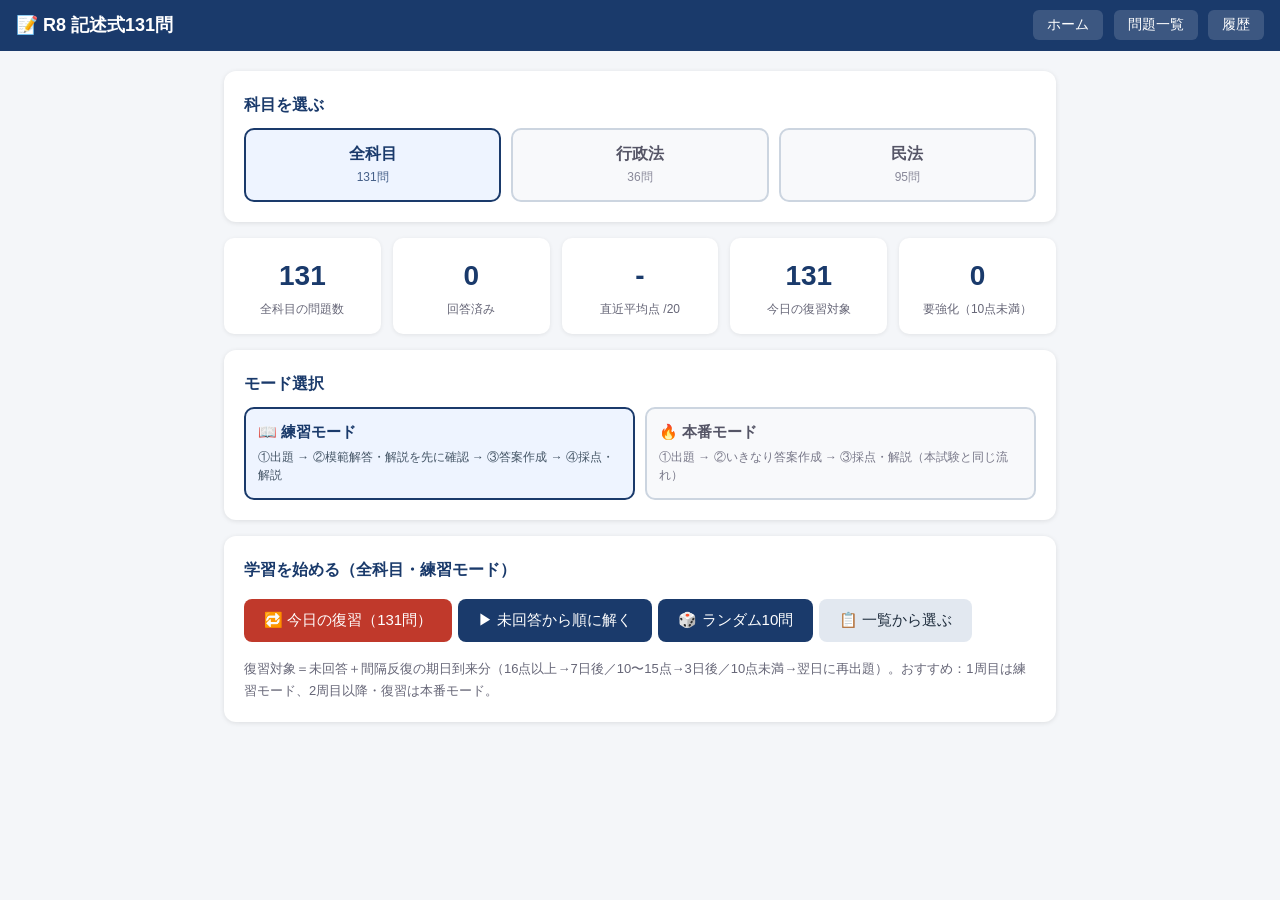
<file: r8-kijutsu/index.html>
<!DOCTYPE html>
<html lang="ja">
<head>
<meta charset="UTF-8">
<meta name="viewport" content="width=device-width, initial-scale=1.0">
<title>令和8年度 行政書士 記述式120問</title>
<link rel="stylesheet" href="style.css">
</head>
<body>
<header id="header">
  <h1 onclick="go('home')">📝 R8 記述式120問</h1>
  <nav>
    <button onclick="go('home')">ホーム</button>
    <button onclick="go('list')">問題一覧</button>
    <button onclick="go('history')">履歴</button>
  </nav>
</header>
<main id="app"></main>
<script src="data_gyosei_a.js"></script>
<script src="data_gyosei_bc.js"></script>
<script src="data_minpo_a.js"></script>
<script src="data_minpo_b.js"></script>
<script src="data_minpo_c.js"></script>
<script src="data_kaisei.js"></script>
<script src="app.js"></script>
</body>
</html>
</file>
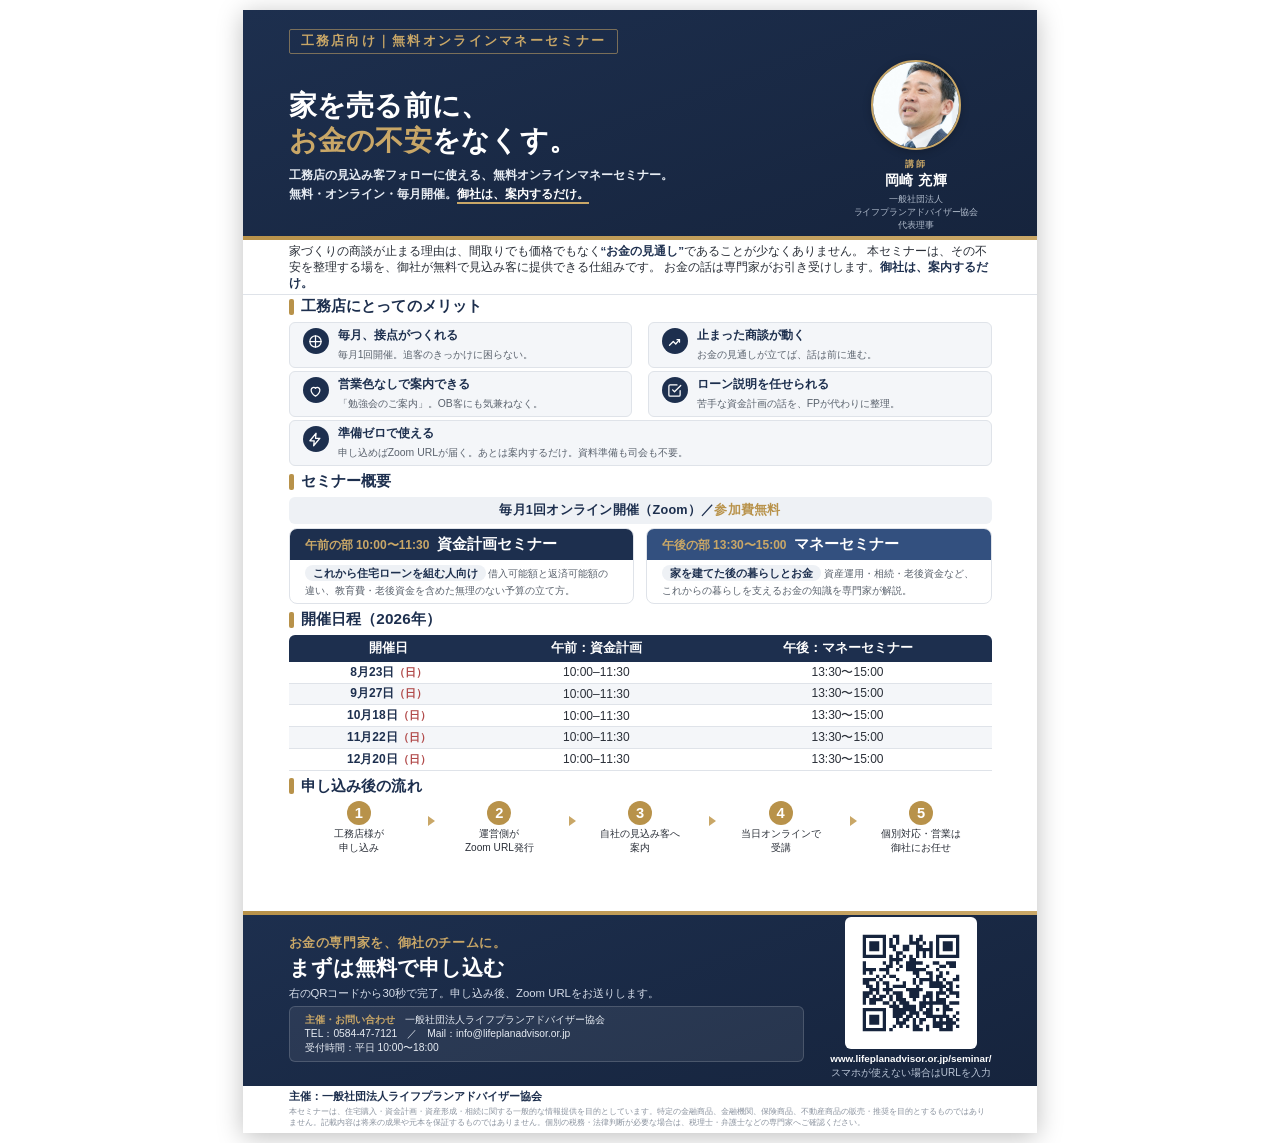
<file: flyer_output/02_A4広告_チラシ.html>
<!DOCTYPE html>
<html lang="ja">
<head>
<meta charset="UTF-8">
<title>無料オンラインマネーセミナー｜工務店向け A4チラシ</title>
<style>
  :root{
    --navy:#1d2f4e;
    --navy-deep:#16243d;
    --gold:#b8924a;
    --gold-soft:#c9a767;
    --ink:#2a2f38;
    --sub:#5a626d;
    --line:#dfe3e9;
    --bg:#ffffff;
    --gray:#f4f6f9;
    --gray2:#eef1f5;
  }
  *{box-sizing:border-box;margin:0;padding:0;}
  html,body{background:#fff;}
  body{
    font-family:"Hiragino Kaku Gothic ProN","Hiragino Sans","Yu Gothic","Noto Sans JP",sans-serif;
    color:var(--ink);
    -webkit-print-color-adjust:exact;
    print-color-adjust:exact;
  }
  .page{
    width:210mm;
    min-height:297mm;
    margin:10px auto;
    background:var(--bg);
    position:relative;
    display:flex;
    flex-direction:column;
    overflow:hidden;
    box-shadow:0 4px 24px rgba(0,0,0,.25);
  }

  /* ===== TOP BAND ===== */
  .hero{
    background:linear-gradient(160deg,var(--navy) 0%,var(--navy-deep) 100%);
    color:#fff;
    padding:2mm 12mm 2mm;
    position:relative;
  }
  .hero::after{
    content:"";position:absolute;left:0;bottom:0;width:100%;height:4px;
    background:linear-gradient(90deg,var(--gold) 0%,var(--gold-soft) 100%);
  }
  .eyebrow{
    display:inline-block;
    font-size:9.5pt;letter-spacing:.18em;
    color:var(--gold-soft);
    border:1px solid rgba(201,167,103,.55);
    padding:3px 11px;border-radius:2px;
    margin-top:3mm;margin-bottom:1.5mm;font-weight:600;
  }
  .hero-grid{display:flex;align-items:center;gap:6mm;}
  .hero-main{flex:1;}
  .main-catch{
    font-size:21pt;font-weight:800;line-height:1.28;letter-spacing:.01em;
  }
  .main-catch .em{color:var(--gold-soft);}
  .sub-catch{
    margin-top:1.8mm;font-size:9.3pt;font-weight:600;line-height:1.55;
    color:#e7ecf3;
  }
  .sub-catch .pin{color:#fff;border-bottom:2px solid var(--gold-soft);padding-bottom:1px;}
  .speaker{
    width:40mm;flex:0 0 40mm;text-align:center;
  }
  .speaker-photo{
    width:24mm;height:24mm;border-radius:50%;
    border:2px solid var(--gold-soft);
    object-fit:cover;object-position:center top;
    display:block;margin:0 auto;
    box-shadow:0 2px 8px rgba(0,0,0,.22);
  }
  .speaker-cap{margin-top:2mm;font-size:6.8pt;color:#aeb9c9;line-height:1.4;letter-spacing:-0.01em;}
  .speaker-cap .role{display:inline-block;font-size:6.5pt;color:var(--gold-soft);letter-spacing:.22em;font-weight:600;margin-bottom:1.5px;}
  .speaker-cap .nm{color:#fff;font-size:10.5pt;font-weight:800;display:block;letter-spacing:.04em;margin-bottom:2px;}
  .speaker-cap .aff{display:block;font-size:6.8pt;color:#aeb9c9;line-height:1.45;}

  /* ===== LEAD ===== */
  .lead{
    padding:0.9mm 12mm 0.9mm;
    font-size:8.7pt;line-height:1.35;color:var(--ink);
    border-bottom:1px solid var(--line);
  }
  .lead b{color:var(--navy);font-weight:700;}

  /* ===== SECTION ===== */
  section{padding:0.38mm 12mm;}
  .sec-head{
    display:flex;align-items:center;gap:7px;
    font-size:11.5pt;font-weight:800;color:var(--navy);
    margin-bottom:1.2mm;letter-spacing:.01em;
  }
  .sec-head::before{
    content:"";width:5px;height:16px;background:var(--gold);border-radius:2px;
  }

  /* ===== MERITS ===== */
  .merits{display:grid;grid-template-columns:1fr 1fr;gap:0.8mm 4mm;}
  .merit{
    display:flex;gap:9px;align-items:flex-start;
    background:var(--gray);border:1px solid var(--line);
    border-radius:6px;padding:1.2mm 3.5mm;
  }
  .merit.full{grid-column:1 / -1;}
  .micon{
    flex:0 0 26px;width:26px;height:26px;border-radius:50%;
    background:var(--navy);display:flex;align-items:center;justify-content:center;
    margin-top:1px;
  }
  .micon svg{width:15px;height:15px;stroke:#fff;fill:none;stroke-width:2;stroke-linecap:round;stroke-linejoin:round;}
  .merit-txt b{display:block;font-size:9pt;color:var(--navy);font-weight:700;margin-bottom:0;}
  .merit-txt span{font-size:7.8pt;color:var(--sub);line-height:1.35;}

  /* ===== OVERVIEW ===== */
  .ov-note{
    text-align:center;font-size:9.5pt;font-weight:700;color:var(--navy);
    background:var(--gray2);border-radius:6px;padding:1.3mm;margin-bottom:1.2mm;
    letter-spacing:.02em;
  }
  .ov-note .free{color:var(--gold);font-weight:800;}
  .ov-grid{display:grid;grid-template-columns:1fr 1fr;gap:3mm;}
  .ov-card{border:1px solid var(--line);border-radius:8px;overflow:hidden;}
  .ov-card .ttl{
    background:var(--navy);color:#fff;padding:1.6mm 4mm;
    display:flex;align-items:baseline;gap:8px;
  }
  .ov-card.pm .ttl{background:#33507f;}
  .ov-card .ttl .when{font-size:9pt;color:var(--gold-soft);font-weight:600;}
  .ov-card .ttl .name{font-size:11pt;font-weight:800;}
  .ov-card .body{padding:1.2mm 4mm;font-size:7.8pt;line-height:1.38;color:var(--sub);}
  .ov-card .body .who{
    display:inline-block;font-size:8pt;color:var(--navy);font-weight:700;
    background:var(--gray2);padding:1px 8px;border-radius:10px;margin-bottom:3px;
  }

  /* ===== SCHEDULE ===== */
  table{width:100%;border-collapse:collapse;font-size:9pt;}
  thead th{
    background:var(--navy);color:#fff;font-weight:700;padding:1.3mm 3mm;
    text-align:center;font-size:9.5pt;
  }
  thead th:first-child{border-top-left-radius:6px;}
  thead th:last-child{border-top-right-radius:6px;}
  tbody td{
    padding:0.5mm 3mm;text-align:center;border-bottom:1px solid var(--line);
  }
  tbody td:first-child{font-weight:700;color:var(--navy);}
  tbody tr:nth-child(even){background:var(--gray);}
  .tag-sun{font-size:8pt;color:#b14a4a;font-weight:700;}

  /* ===== FLOW ===== */
  .flow{display:flex;align-items:stretch;gap:0;}
  .step{
    flex:1;text-align:center;position:relative;padding:0 2mm;
  }
  .step-num{
    width:24px;height:24px;border-radius:50%;background:var(--gold);color:#fff;
    font-weight:800;font-size:11pt;display:flex;align-items:center;justify-content:center;
    margin:0 auto 2px;
  }
  .step p{font-size:7.6pt;line-height:1.35;color:var(--ink);}
  .step::after{
    content:"";position:absolute;top:15px;right:-6px;
    width:0;height:0;border-left:7px solid var(--gold-soft);
    border-top:5px solid transparent;border-bottom:5px solid transparent;
  }
  .step:last-child::after{display:none;}

  /* ===== BOTTOM BAND ===== */
  .cta-band{
    margin-top:auto;
    background:linear-gradient(160deg,var(--navy) 0%,var(--navy-deep) 100%);
    color:#fff;padding:1.6mm 12mm 1.6mm;position:relative;
  }
  .cta-band::before{
    content:"";position:absolute;left:0;top:0;width:100%;height:4px;
    background:linear-gradient(90deg,var(--gold) 0%,var(--gold-soft) 100%);
  }
  .cta-grid{display:flex;gap:7mm;align-items:center;}
  .cta-left{flex:1;}
  .cta-kicker{font-size:9.5pt;color:var(--gold-soft);font-weight:700;letter-spacing:.05em;margin-bottom:3px;}
  .cta-big{font-size:16pt;font-weight:800;line-height:1.25;}
  .cta-sub{font-size:8.5pt;color:#d7deea;margin-top:3px;line-height:1.45;}
  .contact{
    margin-top:1.3mm;background:rgba(255,255,255,.07);
    border:1px solid rgba(255,255,255,.16);border-radius:6px;
    padding:1.4mm 4mm;font-size:7.7pt;line-height:1.4;color:#e7ecf3;
  }
  .contact b{color:var(--gold-soft);}
  .qr-box{
    flex:0 0 39mm;text-align:center;
  }
  .qr{
    width:35mm;height:35mm;background:#fff;border-radius:6px;margin:0 auto;
    padding:3mm;display:flex;align-items:center;justify-content:center;
  }
  .qr img{width:100%;height:100%;display:block;}
  .qr-url{margin-top:4px;font-size:7.4pt;color:#fff;font-weight:700;letter-spacing:0;white-space:nowrap;}
  .qr-cap{font-size:7.5pt;color:#bcc7d8;margin-top:2px;}

  /* ===== DISCLAIMER ===== */
  .disclaimer{
    padding:0.8mm 12mm 1.2mm;font-size:6.2pt;line-height:1.35;color:#8a929e;
    background:#fff;
  }
  .org{font-size:8pt;color:var(--navy);font-weight:700;margin-bottom:2px;}

  @media print{
    html,body{background:#fff;}
    .page{margin:0;box-shadow:none;width:210mm;height:297mm;}
    @page{size:A4;margin:0;}
  }
</style>
</head>
<body>
<div class="page">

  <!-- ===== HERO ===== -->
  <div class="hero">
    <span class="eyebrow">工務店向け｜無料オンラインマネーセミナー</span>
    <div class="hero-grid">
      <div class="hero-main">
        <div class="main-catch">家を売る前に、<br><span class="em">お金の不安</span>をなくす。</div>
        <div class="sub-catch">工務店の見込み客フォローに使える、無料オンラインマネーセミナー。<br>
        無料・オンライン・毎月開催。<span class="pin">御社は、案内するだけ。</span></div>
      </div>
      <div class="speaker">
        <img class="speaker-photo" src="[data-uri]" alt="講師 岡崎充輝">
        <div class="speaker-cap">
          <span class="role">講師</span>
          <span class="nm">岡崎 充輝</span>
          <span class="aff">一般社団法人<br>ライフプランアドバイザー協会<br>代表理事</span>
        </div>
      </div>
    </div>
  </div>

  <!-- ===== LEAD ===== -->
  <div class="lead">
    家づくりの商談が止まる理由は、間取りでも価格でもなく<b>“お金の見通し”</b>であることが少なくありません。
    本セミナーは、その不安を整理する場を、御社が無料で見込み客に提供できる仕組みです。
    お金の話は専門家がお引き受けします。<b>御社は、案内するだけ。</b>
  </div>

  <!-- ===== MERITS ===== -->
  <section>
    <div class="sec-head">工務店にとってのメリット</div>
    <div class="merits">
      <div class="merit">
        <div class="micon"><svg viewBox="0 0 24 24"><path d="M3 12h18M12 3v18"/><circle cx="12" cy="12" r="9"/></svg></div>
        <div class="merit-txt"><b>毎月、接点がつくれる</b><span>毎月1回開催。追客のきっかけに困らない。</span></div>
      </div>
      <div class="merit">
        <div class="micon"><svg viewBox="0 0 24 24"><path d="M4 18l6-6 4 4 6-7"/><path d="M16 9h4v4"/></svg></div>
        <div class="merit-txt"><b>止まった商談が動く</b><span>お金の見通しが立てば、話は前に進む。</span></div>
      </div>
      <div class="merit">
        <div class="micon"><svg viewBox="0 0 24 24"><path d="M12 21s-7-4.5-7-10a4 4 0 0 1 7-2.5A4 4 0 0 1 19 11c0 5.5-7 10-7 10z"/></svg></div>
        <div class="merit-txt"><b>営業色なしで案内できる</b><span>「勉強会のご案内」。OB客にも気兼ねなく。</span></div>
      </div>
      <div class="merit">
        <div class="micon"><svg viewBox="0 0 24 24"><path d="M9 11l3 3L22 4"/><path d="M21 12v7a2 2 0 0 1-2 2H5a2 2 0 0 1-2-2V5a2 2 0 0 1 2-2h11"/></svg></div>
        <div class="merit-txt"><b>ローン説明を任せられる</b><span>苦手な資金計画の話を、FPが代わりに整理。</span></div>
      </div>
      <div class="merit full">
        <div class="micon"><svg viewBox="0 0 24 24"><path d="M13 2L3 14h7l-1 8 10-12h-7l1-8z"/></svg></div>
        <div class="merit-txt"><b>準備ゼロで使える</b><span>申し込めばZoom URLが届く。あとは案内するだけ。資料準備も司会も不要。</span></div>
      </div>
    </div>
  </section>

  <!-- ===== OVERVIEW ===== -->
  <section style="padding-top:1mm;">
    <div class="sec-head">セミナー概要</div>
    <div class="ov-note">毎月1回オンライン開催（Zoom）／<span class="free">参加費無料</span></div>
    <div class="ov-grid">
      <div class="ov-card am">
        <div class="ttl"><span class="when">午前の部 10:00〜11:30</span><span class="name">資金計画セミナー</span></div>
        <div class="body"><span class="who">これから住宅ローンを組む人向け</span>
          借入可能額と返済可能額の違い、教育費・老後資金を含めた無理のない予算の立て方。</div>
      </div>
      <div class="ov-card pm">
        <div class="ttl"><span class="when">午後の部 13:30〜15:00</span><span class="name">マネーセミナー</span></div>
        <div class="body"><span class="who">家を建てた後の暮らしとお金</span>
          資産運用・相続・老後資金など、これからの暮らしを支えるお金の知識を専門家が解説。</div>
      </div>
    </div>
  </section>

  <!-- ===== SCHEDULE ===== -->
  <section style="padding-top:1mm;">
    <div class="sec-head">開催日程（2026年）</div>
    <table>
      <thead><tr><th>開催日</th><th>午前：資金計画</th><th>午後：マネーセミナー</th></tr></thead>
      <tbody>
        <tr><td>8月23日<span class="tag-sun">（日）</span></td><td>10:00–11:30</td><td>13:30〜15:00</td></tr>
        <tr><td>9月27日<span class="tag-sun">（日）</span></td><td>10:00–11:30</td><td>13:30〜15:00</td></tr>
        <tr><td>10月18日<span class="tag-sun">（日）</span></td><td>10:00–11:30</td><td>13:30〜15:00</td></tr>
        <tr><td>11月22日<span class="tag-sun">（日）</span></td><td>10:00–11:30</td><td>13:30〜15:00</td></tr>
        <tr><td>12月20日<span class="tag-sun">（日）</span></td><td>10:00–11:30</td><td>13:30〜15:00</td></tr>
      </tbody>
    </table>
  </section>

  <!-- ===== FLOW ===== -->
  <section style="padding-top:1mm;padding-bottom:4mm;">
    <div class="sec-head">申し込み後の流れ</div>
    <div class="flow">
      <div class="step"><div class="step-num">1</div><p>工務店様が<br>申し込み</p></div>
      <div class="step"><div class="step-num">2</div><p>運営側が<br>Zoom URL発行</p></div>
      <div class="step"><div class="step-num">3</div><p>自社の見込み客へ<br>案内</p></div>
      <div class="step"><div class="step-num">4</div><p>当日オンラインで<br>受講</p></div>
      <div class="step"><div class="step-num">5</div><p>個別対応・営業は<br>御社にお任せ</p></div>
    </div>
  </section>

  <!-- ===== CTA BAND ===== -->
  <div class="cta-band">
    <div class="cta-grid">
      <div class="cta-left">
        <div class="cta-kicker">お金の専門家を、御社のチームに。</div>
        <div class="cta-big">まずは無料で申し込む</div>
        <div class="cta-sub">右のQRコードから30秒で完了。申し込み後、Zoom URLをお送りします。</div>
        <div class="contact">
          <b>主催・お問い合わせ</b>　一般社団法人ライフプランアドバイザー協会<br>
          TEL：0584-47-7121　／　Mail：info@lifeplanadvisor.or.jp<br>
          受付時間：平日 10:00〜18:00
        </div>
      </div>
      <div class="qr-box">
        <div class="qr"><img src="[data-uri]" alt="申込QRコード"></div>
        <div class="qr-url">www.lifeplanadvisor.or.jp/seminar/</div>
        <div class="qr-cap">スマホが使えない場合はURLを入力</div>
      </div>
    </div>
  </div>

  <!-- ===== DISCLAIMER ===== -->
  <div class="disclaimer">
    <div class="org">主催：一般社団法人ライフプランアドバイザー協会</div>
    本セミナーは、住宅購入・資金計画・資産形成・相続に関する一般的な情報提供を目的としています。特定の金融商品、金融機関、保険商品、不動産商品の販売・推奨を目的とするものではありません。記載内容は将来の成果や元本を保証するものではありません。個別の税務・法律判断が必要な場合は、税理士・弁護士などの専門家へご確認ください。
  </div>

</div>
</body>
</html>
</file>
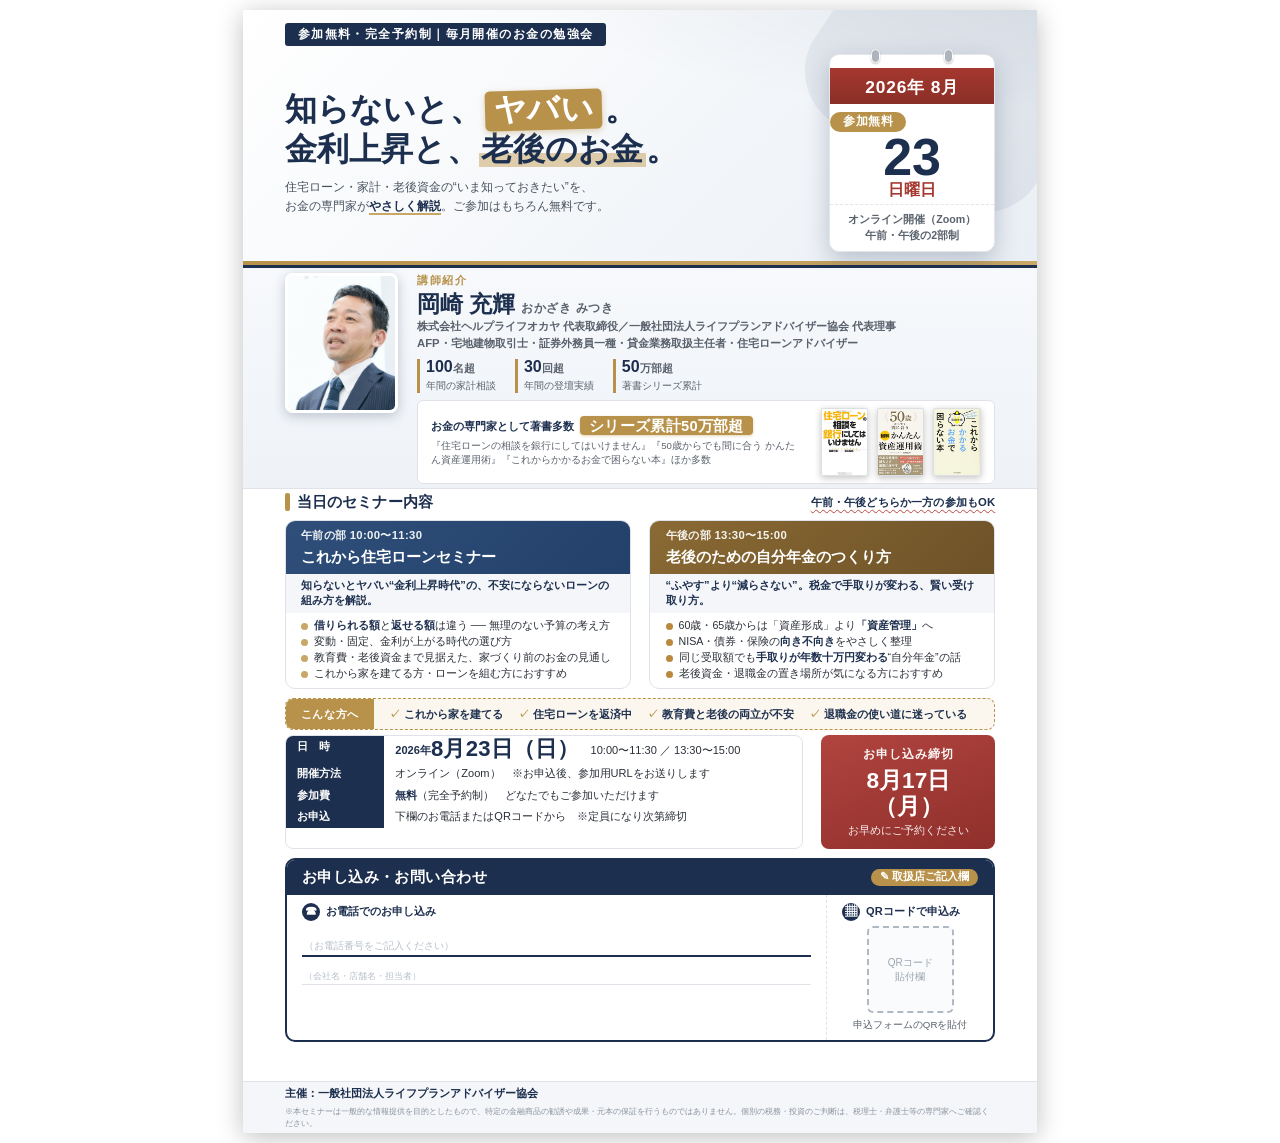
<file: flyer_output/工務店集客チラシ_8月セミナー.html>
<!DOCTYPE html>
<html lang="ja">
<head>
<meta charset="UTF-8">
<title>8月マネーセミナー｜工務店集客チラシ（お客様向け）</title>
<style>
  :root{
    --navy:#1d2f4e;
    --navy-deep:#16243d;
    --gold:#b8924a;
    --gold-soft:#c9a767;
    --ink:#2a2f38;
    --sub:#5a626d;
    --line:#dfe3e9;
    --bg:#ffffff;
    --gray:#f4f6f9;
    --gray2:#eef1f5;
    --am:#2f4f7a;
    --pm:#7a5a2a;
  }
  *{box-sizing:border-box;margin:0;padding:0;}
  html,body{background:#fff;}
  body{
    font-family:"Hiragino Kaku Gothic ProN","Hiragino Sans","Yu Gothic","Noto Sans JP",sans-serif;
    color:var(--ink);
    -webkit-print-color-adjust:exact;print-color-adjust:exact;
  }
  .page{
    width:210mm;min-height:297mm;margin:10px auto;background:var(--bg);
    position:relative;display:flex;flex-direction:column;overflow:hidden;
    box-shadow:0 4px 24px rgba(0,0,0,.25);
  }

  /* ===== HERO ===== */
  .hero{
    background:
      radial-gradient(120% 90% at 102% -10%, rgba(29,47,78,.07) 0%, transparent 55%),
      linear-gradient(135deg,#ffffff 0%,#eaeff5 100%);
    color:var(--navy);padding:3.5mm 11mm 3.5mm;position:relative;overflow:hidden;
    border-bottom:3px solid var(--navy);
  }
  /* 装飾: 右上のゴールド斜めアクセント */
  .hero::before{content:"";position:absolute;top:-24mm;right:-16mm;width:70mm;height:70mm;
    background:linear-gradient(135deg,#33507f,var(--navy));opacity:.07;
    transform:rotate(34deg);border-radius:16mm;}
  .hero::after{content:"";position:absolute;left:0;bottom:0;width:100%;height:4px;
    background:linear-gradient(90deg,var(--gold) 0%,var(--gold-soft) 100%);}
  .eyebrow{position:relative;z-index:1;display:inline-block;font-size:9pt;letter-spacing:.12em;
    color:#fff;background:var(--navy);padding:3px 13px;border-radius:3px;font-weight:700;}
  .hero-grid{position:relative;z-index:1;display:flex;align-items:center;gap:8mm;margin-top:2mm;}
  .hero-main{flex:1;}
  .catch{font-size:24pt;font-weight:800;line-height:1.24;letter-spacing:.005em;color:var(--navy);}
  .catch .em{color:var(--navy);
    background:linear-gradient(transparent 60%, rgba(201,167,103,.55) 60%);padding:0 2px;}
  .catch .yabai{color:#fff;background:var(--gold);padding:0 9px;border-radius:5px;
    display:inline-block;transform:rotate(-1.5deg);margin:0 3px;
    box-shadow:0 2px 6px rgba(184,146,74,.4);}
  .hero-sub{margin-top:2.2mm;font-size:9pt;font-weight:500;line-height:1.6;color:#48525f;}
  .hero-sub b{color:var(--navy);font-weight:700;border-bottom:2px solid var(--gold-soft);}
  /* 開催バッジ（濃紺カードで淡色背景から際立たせる） */
  .badge{position:relative;z-index:1;flex:0 0 44mm;align-self:center;
    background:#fff;border-radius:10px;border:1px solid #e3e7ec;padding-top:2mm;
    box-shadow:0 9px 24px rgba(29,47,78,.25);}
  .badge .cal-rings{position:absolute;top:-1.4mm;left:0;right:0;display:flex;justify-content:center;gap:17mm;}
  .badge .cal-rings i{width:2.4mm;height:3.6mm;background:#aeb4bd;border-radius:1.2mm;
    border:1px solid #fff;box-shadow:0 1px 2px rgba(0,0,0,.22);}
  .badge .cal-head{background:linear-gradient(180deg,#a5382f,#8a2f27);color:#fff;margin-top:1.5mm;
    padding:1.8mm 2mm 1.5mm;text-align:center;font-weight:800;font-size:13pt;letter-spacing:.05em;}
  .badge .cal-free{display:inline-block;background:var(--gold);color:#fff;font-size:9pt;font-weight:800;
    padding:1.5px 13px;border-radius:20px;margin-top:2mm;letter-spacing:.05em;}
  .badge .cal-num{font-size:39pt;font-weight:800;color:var(--navy);text-align:center;line-height:.92;margin-top:0.5mm;}
  .badge .cal-sun{text-align:center;color:#a5382f;font-weight:800;font-size:12pt;line-height:1;}
  .badge .cal-foot{text-align:center;font-size:8pt;color:var(--sub);padding:1.6mm 3mm 2.2mm;
    margin-top:1.6mm;border-top:1px dashed #e2e5ea;line-height:1.5;font-weight:600;}

  /* ===== 講師プロフィール ===== */
  .prof{display:flex;gap:5mm;align-items:stretch;padding:1.2mm 11mm;
    background:linear-gradient(180deg,#f7f9fc 0%,#eef2f7 100%);border-bottom:1px solid var(--line);}
  .prof-photo{flex:0 0 30mm;}
  .prof-photo img{width:30mm;height:37mm;object-fit:cover;object-position:center 20%;
    border-radius:8px;border:3px solid #fff;box-shadow:0 3px 12px rgba(29,47,78,.25);display:block;}
  .prof-body{flex:1;display:flex;flex-direction:column;justify-content:center;}
  .prof-label{font-size:8.5pt;color:var(--gold);font-weight:700;letter-spacing:.14em;}
  .prof-name{font-size:17pt;font-weight:800;color:var(--navy);line-height:1.1;margin:1mm 0 0.5mm;}
  .prof-name .ruby{font-size:9pt;font-weight:600;color:var(--sub);letter-spacing:.05em;margin-left:6px;}
  .prof-title{font-size:8.5pt;color:var(--sub);line-height:1.5;font-weight:600;}
  .prof-stats{display:flex;gap:5mm;margin:1.8mm 0;}
  .prof-stat{border-left:3px solid var(--gold);padding-left:6px;}
  .prof-stat b{display:block;font-size:12pt;font-weight:800;color:var(--navy);line-height:1;}
  .prof-stat span{font-size:7.5pt;color:var(--sub);}
  .prof-books{background:#fff;border:1px solid var(--line);border-radius:6px;padding:1.8mm 3.5mm;
    display:flex;align-items:center;gap:5mm;}
  .prof-books .bt-wrap{flex:1;}
  .prof-books .bt{font-size:8pt;font-weight:700;color:var(--navy);}
  .prof-books .bt .hit{color:#fff;background:var(--gold);border-radius:4px;padding:1.5px 9px;margin-left:6px;font-size:11pt;font-weight:800;letter-spacing:.02em;box-shadow:0 1px 3px rgba(184,146,74,.4);}
  .prof-books .bt-sub{font-size:7.2pt;color:var(--sub);line-height:1.45;margin-top:1mm;}
  .prof-books .covers{display:flex;gap:2.5mm;flex:0 0 auto;}
  .prof-books .covers img{height:18mm;width:auto;border:1px solid #dcdfe4;border-radius:2px;
    box-shadow:0 2px 7px rgba(0,0,0,.24);display:block;background:#fff;}

  /* ===== SECTION ===== */
  section{padding:0.7mm 11mm 0;}
  .sec-head{display:flex;align-items:center;gap:7px;font-size:11.5pt;font-weight:800;color:var(--navy);margin-bottom:1.8mm;letter-spacing:.01em;}
  .sec-head::before{content:"";width:5px;height:18px;background:var(--gold);border-radius:2px;}
  .sec-head .note{font-size:8.5pt;font-weight:700;color:var(--navy);margin-left:auto;
    text-decoration:underline wavy #c0453f;text-decoration-thickness:1px;text-underline-offset:3px;}

  /* ===== 2セミナー ===== */
  .sem-grid{display:grid;grid-template-columns:1fr 1fr;gap:5mm;}
  .sem{border:1px solid var(--line);border-radius:10px;overflow:hidden;display:flex;flex-direction:column;}
  .sem .top{padding:2mm 4mm;color:#fff;}
  .sem.am .top{background:linear-gradient(135deg,#2f4f7a,#22406a);}
  .sem.pm .top{background:linear-gradient(135deg,#8a6a34,#6e5228);}
  .sem .when{font-size:8.5pt;font-weight:700;opacity:.92;letter-spacing:.03em;}
  .sem .ttl{font-size:11.5pt;font-weight:800;line-height:1.25;margin-top:1mm;}
  .sem .lead{font-size:8.3pt;line-height:1.35;color:var(--navy);font-weight:700;background:var(--gray);padding:1.3mm 4mm;}
  .sem ul{list-style:none;padding:1.3mm 4mm 1.6mm;font-size:8pt;line-height:1.4;color:var(--ink);}
  .sem li{position:relative;padding-left:13px;margin-bottom:0.25mm;}
  .sem li::before{content:"";position:absolute;left:0;top:5px;width:7px;height:7px;
    border-radius:50%;background:var(--gold-soft);}
  .sem.pm li::before{background:#b98a3e;}
  .sem li b{color:var(--navy);}

  /* ===== おすすめ帯 ===== */
  .reco{display:flex;gap:0;margin-top:2.5mm;border:1px dashed var(--gold);border-radius:8px;
    background:#fbf7ef;overflow:hidden;}
  .reco .rh{background:var(--gold);color:#fff;font-weight:800;font-size:8.5pt;padding:2mm 4mm;display:flex;align-items:center;letter-spacing:.05em;flex:0 0 auto;}
  .reco .rb{flex:1;display:flex;align-items:center;flex-wrap:wrap;gap:1.5mm 4mm;padding:2mm 4mm;font-size:8.3pt;font-weight:600;color:var(--navy);}
  .reco .rb span::before{content:"✓";color:var(--gold);font-weight:800;margin-right:4px;}

  /* ===== 概要＋締切 ===== */
  .info-grid{display:flex;gap:5mm;margin-top:0.5mm;}
  .overview{flex:1;border:1px solid var(--line);border-radius:8px;overflow:hidden;}
  .overview table{width:100%;border-collapse:collapse;font-size:8.3pt;}
  .overview th{background:var(--navy);color:#fff;text-align:left;padding:0.9mm 3mm;
    font-weight:600;width:26mm;font-size:8.3pt;vertical-align:top;}
  .overview td{padding:0.6mm 3mm;}border-bottom:1px solid var(--line);color:var(--ink);}
  .overview tr:last-child td,.overview tr:last-child th{border-bottom:none;}
  .overview b{color:var(--navy);}
  .overview .bigdate{font-size:16.6pt;font-weight:800;color:var(--navy);line-height:1;vertical-align:-2px;letter-spacing:.01em;}
  .deadline{flex:0 0 46mm;background:linear-gradient(160deg,#b1443f,#8f2f2b);color:#fff;border-radius:8px;padding:3mm;text-align:center;display:flex;flex-direction:column;justify-content:center;}
  .deadline .lb{font-size:9pt;font-weight:700;letter-spacing:.08em;opacity:.95;}
  .deadline .dd{font-size:17pt;font-weight:800;line-height:1.15;margin:1mm 0;}
  .deadline .sm{font-size:8pt;opacity:.9;line-height:1.4;}

  /* ===== 申込欄（工務店記入） ===== */
  .apply{margin:2.5mm 11mm 0;border:2px solid var(--navy);border-radius:10px;overflow:hidden;}
  .apply .ah{background:var(--navy);color:#fff;padding:2mm 4mm;display:flex;align-items:center;gap:8px;}
  .apply .ah .big{font-size:11pt;font-weight:800;letter-spacing:.03em;}
  .apply .ah .fill{margin-left:auto;font-size:8pt;background:var(--gold);color:#fff;
    font-weight:700;padding:1.5px 9px;border-radius:12px;}
  .apply .ab{display:flex;gap:0;}
  .apply .tel{flex:1;padding:2.2mm 4mm;border-right:1px dashed var(--line);}
  .apply .qr{flex:0 0 44mm;padding:2.2mm 4mm;text-align:center;}
  .apply .mlabel{font-size:8.3pt;font-weight:700;color:var(--navy);margin-bottom:1.5mm;
    display:flex;align-items:center;gap:6px;}
  .apply .mlabel .ico{width:18px;height:18px;border-radius:50%;background:var(--navy);
    color:#fff;font-size:9pt;display:flex;align-items:center;justify-content:center;}
  .apply .telbox{border-bottom:2px solid var(--navy);height:8mm;position:relative;}
  .apply .telbox .ph{position:absolute;left:2px;bottom:2px;font-size:7.5pt;color:#b7bfc9;}
  .apply .cobox{margin-top:1.5mm;border-bottom:1.5px solid var(--line);height:6mm;position:relative;}
  .apply .cobox .ph{position:absolute;left:2px;bottom:1px;font-size:7pt;color:#b7bfc9;}
  .apply .qrbox{width:23mm;height:23mm;margin:0 auto;border:2px dashed #b0b8c2;border-radius:6px;
    display:flex;align-items:center;justify-content:center;color:#9aa4b1;font-size:7.5pt;
    text-align:center;line-height:1.4;background:#fafbfc;}
  .apply .qrcap{font-size:7.3pt;color:var(--sub);margin-top:1.5mm;}

  /* ===== FOOT ===== */
  .foot{margin-top:auto;padding:1mm 11mm 1mm;background:var(--gray);border-top:1px solid var(--line);}
  .foot .host{font-size:8.5pt;color:var(--navy);font-weight:700;}
  .foot .host span{font-weight:500;color:var(--sub);}
  .disclaimer{font-size:6pt;line-height:1.4;color:#8a929e;margin-top:1.5mm;}

  @media print{
    html,body{background:#fff;}
    .page{margin:0;box-shadow:none;width:210mm;height:297mm;}
    @page{size:A4;margin:0;}
  }
</style>
</head>
<body>
<div class="page">

  <!-- HERO -->
  <div class="hero">
    <span class="eyebrow">参加無料・完全予約制｜毎月開催のお金の勉強会</span>
    <div class="hero-grid">
      <div class="hero-main">
        <div class="catch">知らないと、<span class="yabai">ヤバい</span>。<br>金利上昇と、<span class="em">老後のお金</span>。</div>
        <div class="hero-sub">住宅ローン・家計・老後資金の“いま知っておきたい”を、<br>
        お金の専門家が<b>やさしく解説</b>。ご参加はもちろん無料です。</div>
      </div>
      <div class="badge">
        <div class="cal-rings"><i></i><i></i></div>
        <div class="cal-head">2026年 8月</div>
        <span class="cal-free">参加無料</span>
        <div class="cal-num">23</div>
        <div class="cal-sun">日曜日</div>
        <div class="cal-foot">オンライン開催（Zoom）<br>午前・午後の2部制</div>
      </div>
    </div>
  </div>

  <!-- 講師プロフィール -->
  <div class="prof">
    <div class="prof-photo"><img src="[data-uri]" alt="講師 岡崎充輝"></div>
    <div class="prof-body">
      <div class="prof-label">講師紹介</div>
      <div class="prof-name">岡崎 充輝<span class="ruby">おかざき みつき</span></div>
      <div class="prof-title">株式会社ヘルプライフオカヤ 代表取締役／一般社団法人ライフプランアドバイザー協会 代表理事<br>
      AFP・宅地建物取引士・証券外務員一種・貸金業務取扱主任者・住宅ローンアドバイザー</div>
      <div class="prof-stats">
        <div class="prof-stat"><b>100<span style="font-size:8pt">名超</span></b><span>年間の家計相談</span></div>
        <div class="prof-stat"><b>30<span style="font-size:8pt">回超</span></b><span>年間の登壇実績</span></div>
        <div class="prof-stat"><b>50<span style="font-size:8pt">万部超</span></b><span>著書シリーズ累計</span></div>
      </div>
      <div class="prof-books">
        <div class="bt-wrap">
          <div class="bt">お金の専門家として著書多数<span class="hit">シリーズ累計50万部超</span></div>
          <div class="bt-sub">『住宅ローンの相談を銀行にしてはいけません』『50歳からでも間に合う かんたん資産運用術』『これからかかるお金で困らない本』ほか多数</div>
        </div>
        <div class="covers">
          <img src="[data-uri]" alt="住宅ローンの相談を銀行にしてはいけません">
          <img src="[data-uri]" alt="50歳からでも間に合う かんたん資産運用術">
          <img src="[data-uri]" alt="これからかかるお金で困らない本">
        </div>
      </div>
    </div>
  </div>

  <!-- 2セミナー -->
  <section>
    <div class="sec-head">当日のセミナー内容<span class="note">午前・午後どちらか一方の参加もOK</span></div>
    <div class="sem-grid">
      <div class="sem am">
        <div class="top"><div class="when">午前の部 10:00〜11:30</div><div class="ttl">これから住宅ローンセミナー</div></div>
        <div class="lead">知らないとヤバい“金利上昇時代”の、不安にならないローンの組み方を解説。</div>
        <ul>
          <li><b>借りられる額</b>と<b>返せる額</b>は違う ── 無理のない予算の考え方</li>
          <li>変動・固定、金利が上がる時代の選び方</li>
          <li>教育費・老後資金まで見据えた、家づくり前のお金の見通し</li>
          <li>これから家を建てる方・ローンを組む方におすすめ</li>
        </ul>
      </div>
      <div class="sem pm">
        <div class="top"><div class="when">午後の部 13:30〜15:00</div><div class="ttl">老後のための自分年金のつくり方</div></div>
        <div class="lead">“ふやす”より“減らさない”。税金で手取りが変わる、賢い受け取り方。</div>
        <ul>
          <li>60歳・65歳からは「資産形成」より<b>「資産管理」</b>へ</li>
          <li>NISA・債券・保険の<b>向き不向き</b>をやさしく整理</li>
          <li>同じ受取額でも<b>手取りが年数十万円変わる</b>“自分年金”の話</li>
          <li>老後資金・退職金の置き場所が気になる方におすすめ</li>
        </ul>
      </div>
    </div>

    <!-- おすすめ帯 -->
    <div class="reco">
      <div class="rh">こんな方へ</div>
      <div class="rb">
        <span>これから家を建てる</span>
        <span>住宅ローンを返済中</span>
        <span>教育費と老後の両立が不安</span>
        <span>退職金の使い道に迷っている</span>
      </div>
    </div>
  </section>

  <!-- 概要＋締切 -->
  <section>
    <div class="info-grid">
      <div class="overview">
        <table>
          <tr><th>日　時</th><td><b>2026年<span class="bigdate">8月23日（日）</span></b>　10:00〜11:30 ／ 13:30〜15:00</td></tr>
          <tr><th>開催方法</th><td>オンライン（Zoom）　※お申込後、参加用URLをお送りします</td></tr>
          <tr><th>参加費</th><td><b>無料</b>（完全予約制）　どなたでもご参加いただけます</td></tr>
          <tr><th>お申込</th><td>下欄のお電話またはQRコードから　※定員になり次第締切</td></tr>
        </table>
      </div>
      <div class="deadline">
        <div class="lb">お申し込み締切</div>
        <div class="dd">8月17日<br>（月）</div>
        <div class="sm">お早めにご予約ください</div>
      </div>
    </div>
  </section>

  <!-- 申込欄（工務店記入） -->
  <div class="apply">
    <div class="ah"><span class="big">お申し込み・お問い合わせ</span><span class="fill">✎ 取扱店ご記入欄</span></div>
    <div class="ab">
      <div class="tel">
        <div class="mlabel"><span class="ico">☎</span>お電話でのお申し込み</div>
        <div class="telbox"><span class="ph">（お電話番号をご記入ください）</span></div>
        <div class="cobox"><span class="ph">（会社名・店舗名・担当者）</span></div>
      </div>
      <div class="qr">
        <div class="mlabel"><span class="ico">▦</span>QRコードで申込み</div>
        <div class="qrbox">QRコード<br>貼付欄</div>
        <div class="qrcap">申込フォームのQRを貼付</div>
      </div>
    </div>
  </div>

  <!-- FOOT -->
  <div class="foot">
    <div class="host">主催：一般社団法人ライフプランアドバイザー協会</div>
    <div class="disclaimer">※本セミナーは一般的な情報提供を目的としたもので、特定の金融商品の勧誘や成果・元本の保証を行うものではありません。個別の税務・投資のご判断は、税理士・弁護士等の専門家へご確認ください。</div>
  </div>

</div>
</body>
</html>
</file>
<file: r8-kijutsu/style.css>
* { box-sizing: border-box; margin: 0; padding: 0; }
body { font-family: "Hiragino Sans", "Hiragino Kaku Gothic ProN", "Yu Gothic", sans-serif; background: #f4f6f9; color: #1f2d3d; line-height: 1.7; }
#header { background: #1a3a6b; color: #fff; padding: 10px 16px; display: flex; align-items: center; justify-content: space-between; flex-wrap: wrap; gap: 8px; position: sticky; top: 0; z-index: 10; }
#header h1 { font-size: 18px; cursor: pointer; }
#header nav button { background: rgba(255,255,255,.15); color: #fff; border: none; border-radius: 6px; padding: 6px 14px; margin-left: 6px; cursor: pointer; font-size: 14px; }
#header nav button:hover { background: rgba(255,255,255,.3); }
main { max-width: 860px; margin: 0 auto; padding: 20px 14px 80px; }

.cards { display: grid; grid-template-columns: repeat(auto-fit, minmax(150px,1fr)); gap: 12px; margin: 16px 0; }
.card { background: #fff; border-radius: 10px; padding: 14px; text-align: center; box-shadow: 0 1px 4px rgba(0,0,0,.08); }
.card .num { font-size: 28px; font-weight: 700; color: #1a3a6b; }
.card .lbl { font-size: 12px; color: #667; }

.btn { display: inline-block; border: none; border-radius: 8px; padding: 12px 20px; font-size: 15px; cursor: pointer; margin: 6px 6px 6px 0; }
.btn-primary { background: #1a3a6b; color: #fff; }
.btn-accent { background: #c0392b; color: #fff; }
.btn-sub { background: #e2e8f0; color: #1f2d3d; }
.btn:hover { opacity: .88; }
.btn:disabled { opacity: .4; cursor: default; }

.filterbar { background: #fff; border-radius: 10px; padding: 10px 14px; margin-bottom: 14px; display: flex; gap: 10px; flex-wrap: wrap; align-items: center; box-shadow: 0 1px 4px rgba(0,0,0,.08); }
.filterbar select { padding: 6px 8px; border-radius: 6px; border: 1px solid #ccd; font-size: 14px; }

table.qlist { width: 100%; border-collapse: collapse; background: #fff; border-radius: 10px; overflow: hidden; box-shadow: 0 1px 4px rgba(0,0,0,.08); font-size: 14px; }
table.qlist th { background: #eef2f8; padding: 8px 6px; text-align: left; font-size: 12px; color: #556; }
table.qlist td { padding: 8px 6px; border-top: 1px solid #eef; }
table.qlist tr.clickable { cursor: pointer; }
table.qlist tr.clickable:hover { background: #f0f5ff; }

.badge { display: inline-block; padding: 1px 8px; border-radius: 10px; font-size: 11px; font-weight: 700; color: #fff; }
.badge.A { background: #c0392b; } .badge.B { background: #d68910; } .badge.C { background: #7f8c9b; }
.badge.due { background: #27ae60; }
.badge.sub-g { background: #1a3a6b; } .badge.sub-m { background: #148f77; }

.qbox { background: #fff; border-radius: 12px; padding: 20px; margin-bottom: 16px; box-shadow: 0 1px 5px rgba(0,0,0,.1); }
.qbox h2 { font-size: 16px; color: #1a3a6b; margin-bottom: 10px; }
.qmeta { font-size: 13px; color: #667; margin-bottom: 10px; display: flex; gap: 8px; align-items: center; flex-wrap: wrap; }
.qtext { font-size: 15px; background: #f8f9fb; border-left: 4px solid #1a3a6b; padding: 12px 14px; border-radius: 0 8px 8px 0; }
.stepnav { font-size: 12px; color: #889; margin-bottom: 8px; letter-spacing: .05em; }
.stepnav b { color: #c0392b; }

.model { background: #fff8e6; border: 1px solid #f0d98c; border-radius: 8px; padding: 12px 14px; font-size: 15px; font-weight: 600; margin: 10px 0; }
.kwitem { border: 1px solid #e2e8f0; border-radius: 8px; padding: 10px 12px; margin: 8px 0; font-size: 14px; }
.kwitem .pts { color: #c0392b; font-weight: 700; }
.kwitem .note { color: #556; font-size: 13px; margin-top: 4px; }
.kwitem label { display: flex; gap: 8px; align-items: flex-start; cursor: pointer; }
.kwitem input { margin-top: 5px; transform: scale(1.2); }
.kwitem.hit { background: #ecfdf3; border-color: #7fd8a5; }
.kwitem.miss { background: #fdf1f0; border-color: #f2b3ac; }
.basis { font-size: 13px; color: #555; background: #eef6ff; border-radius: 8px; padding: 10px 12px; margin: 10px 0; }

textarea#ansInput { width: 100%; min-height: 110px; font-size: 16px; padding: 12px; border-radius: 8px; border: 1.5px solid #aab; font-family: inherit; }
#charCount { text-align: right; font-size: 13px; color: #667; margin-top: 4px; }
#charCount.over { color: #c0392b; font-weight: 700; }

.scorebig { font-size: 40px; font-weight: 800; text-align: center; margin: 8px 0; }
.scorebig small { font-size: 16px; color: #667; font-weight: 400; }
.score-good { color: #27ae60; } .score-mid { color: #d68910; } .score-bad { color: #c0392b; }
.myans { background: #f2f6ff; border-radius: 8px; padding: 10px 12px; font-size: 15px; margin: 8px 0; white-space: pre-wrap; }
.progress { font-size: 13px; color: #667; }
.section-title { font-size: 15px; font-weight: 700; color: #1a3a6b; margin: 14px 0 4px; }
.hist-chart { display: flex; gap: 3px; align-items: flex-end; height: 60px; margin: 8px 0; }
.hist-chart .bar { width: 18px; background: #1a3a6b; border-radius: 3px 3px 0 0; position: relative; }
.hist-chart .bar span { position: absolute; top: -18px; left: 50%; transform: translateX(-50%); font-size: 10px; color: #556; }
.empty { text-align: center; color: #889; padding: 30px 0; }

.mode-toggle { display: grid; grid-template-columns: 1fr 1fr; gap: 10px; }
.mode-btn { border: 2px solid #ccd5e0; background: #f8f9fb; border-radius: 10px; padding: 14px 12px; font-size: 15px; font-weight: 700; color: #556; cursor: pointer; text-align: left; }
.mode-btn small { display: block; font-size: 12px; font-weight: 400; color: #778; margin-top: 6px; line-height: 1.5; }
.mode-btn.active { border-color: #1a3a6b; background: #eef4ff; color: #1a3a6b; }
.mode-btn.active small { color: #456; }
@media (max-width: 560px){ .mode-toggle { grid-template-columns: 1fr; } }

/* 科目選択トグル */
.subj-toggle { display: grid; grid-template-columns: repeat(3, 1fr); gap: 10px; }
.subj-btn { border: 2px solid #ccd5e0; background: #f8f9fb; border-radius: 10px; padding: 14px 10px; font-size: 16px; font-weight: 700; color: #556; cursor: pointer; text-align: center; transition: all .15s; }
.subj-btn small { display: block; font-size: 12px; font-weight: 400; color: #889; margin-top: 4px; }
.subj-btn:hover { border-color: #a9b6c8; }
.subj-btn.active { border-color: #1a3a6b; background: #eef4ff; color: #1a3a6b; }
.subj-btn.subj-g.active { border-color: #2e7d32; background: #eaf6ea; color: #2e7d32; }
.subj-btn.subj-m.active { border-color: #b45309; background: #fdf3e7; color: #b45309; }
.subj-btn.active small { color: inherit; opacity: .8; }
</file>
